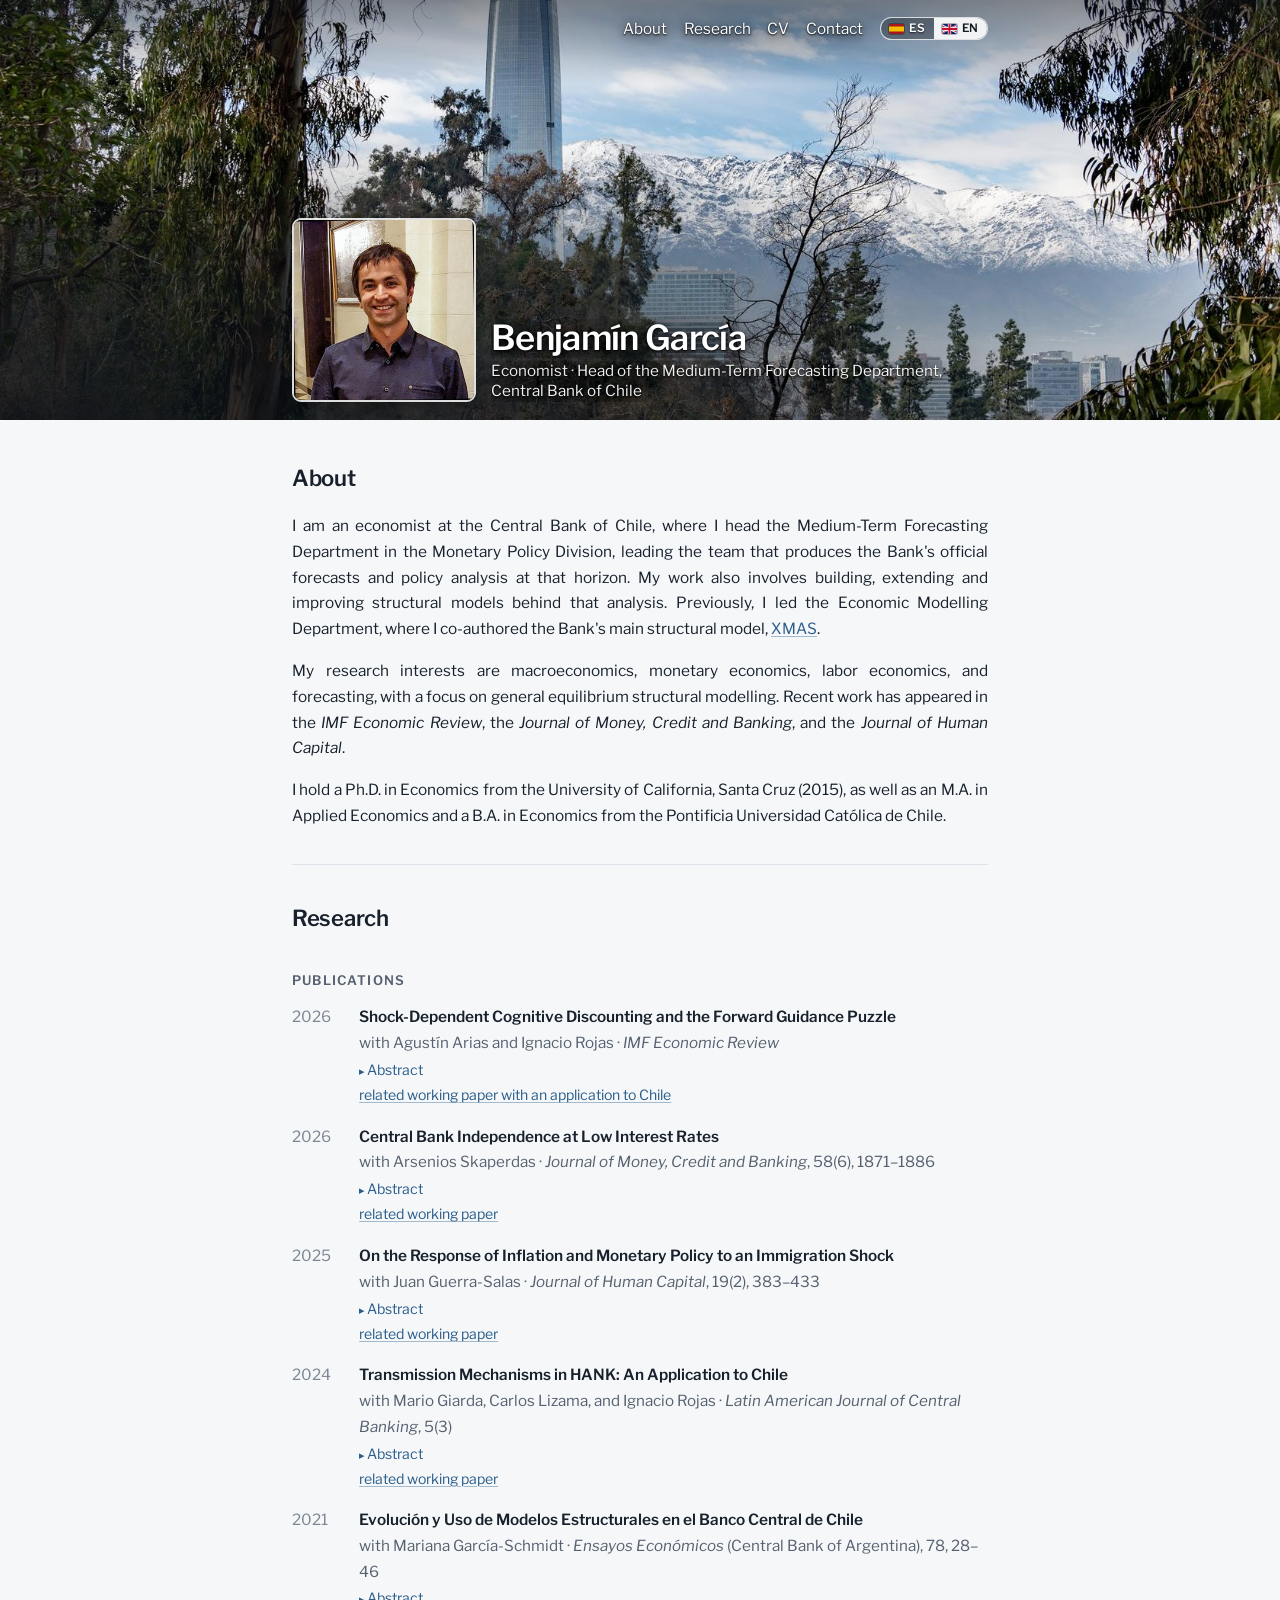
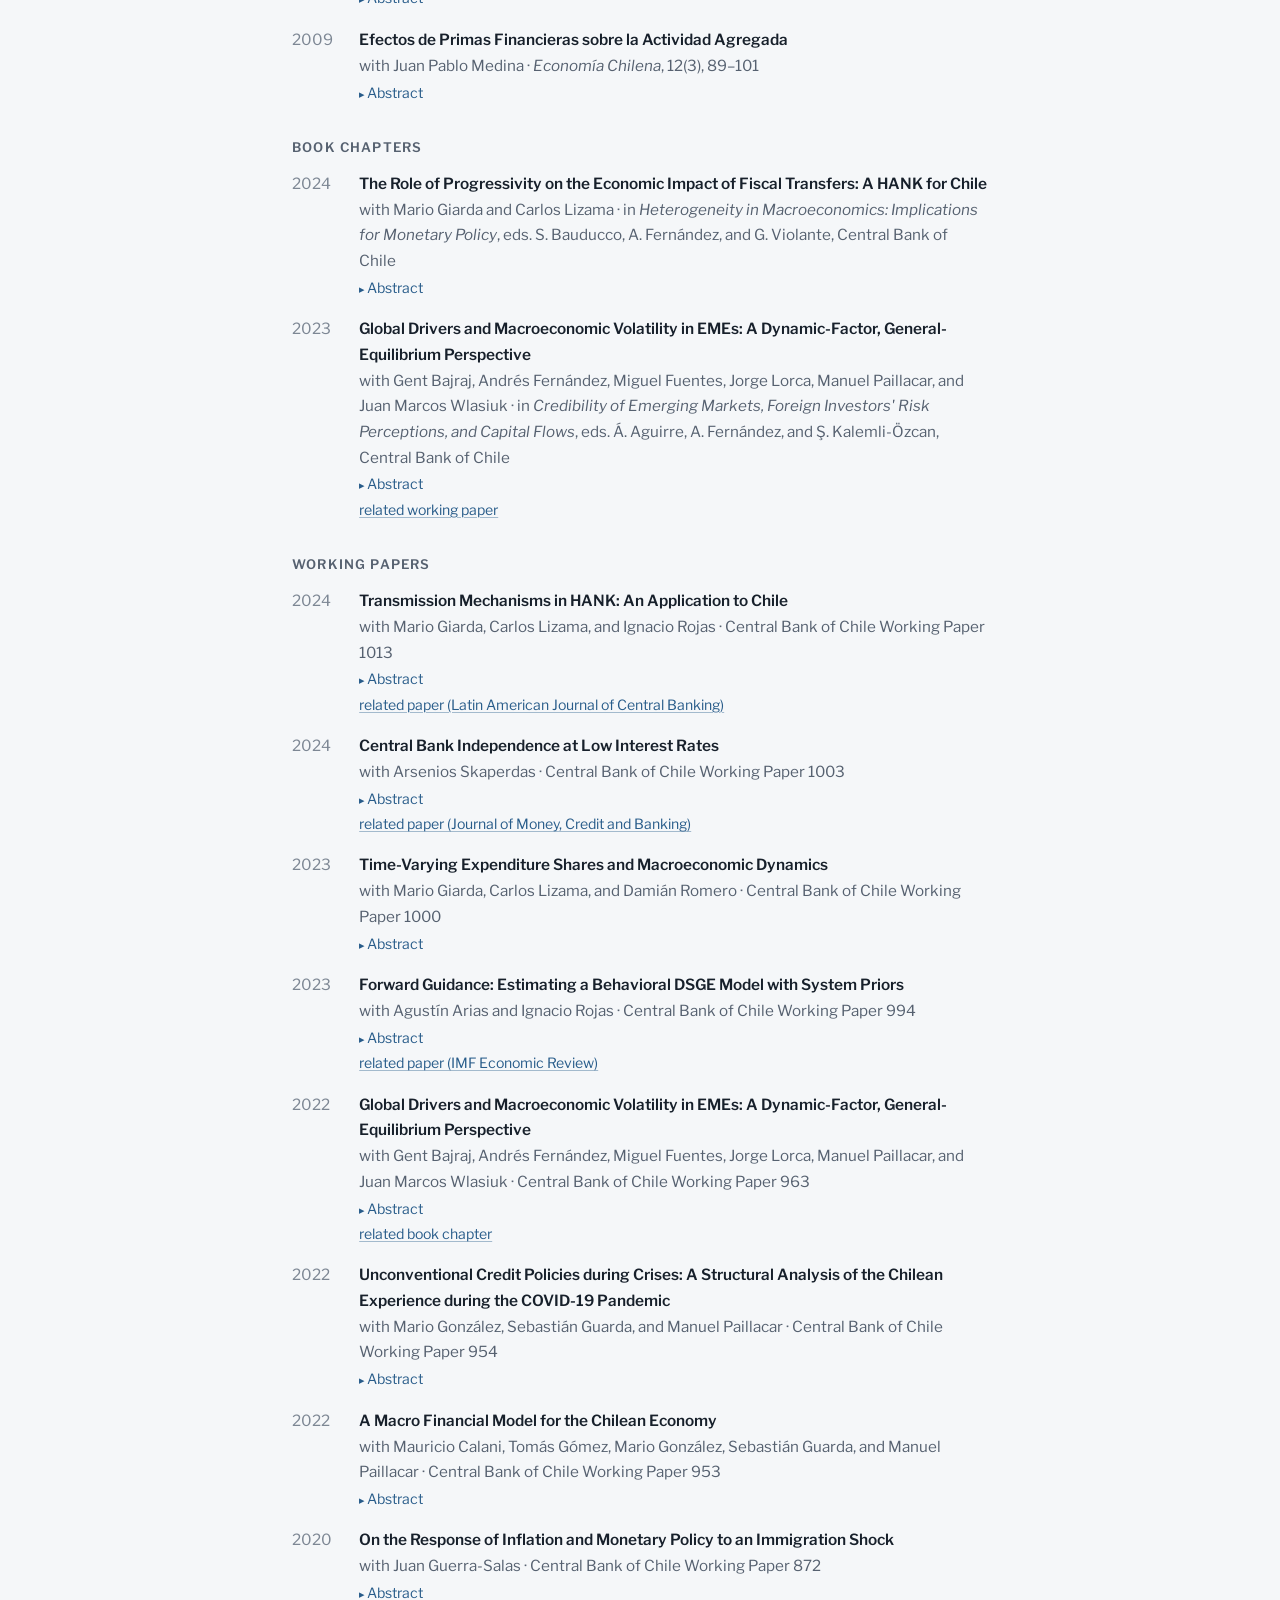
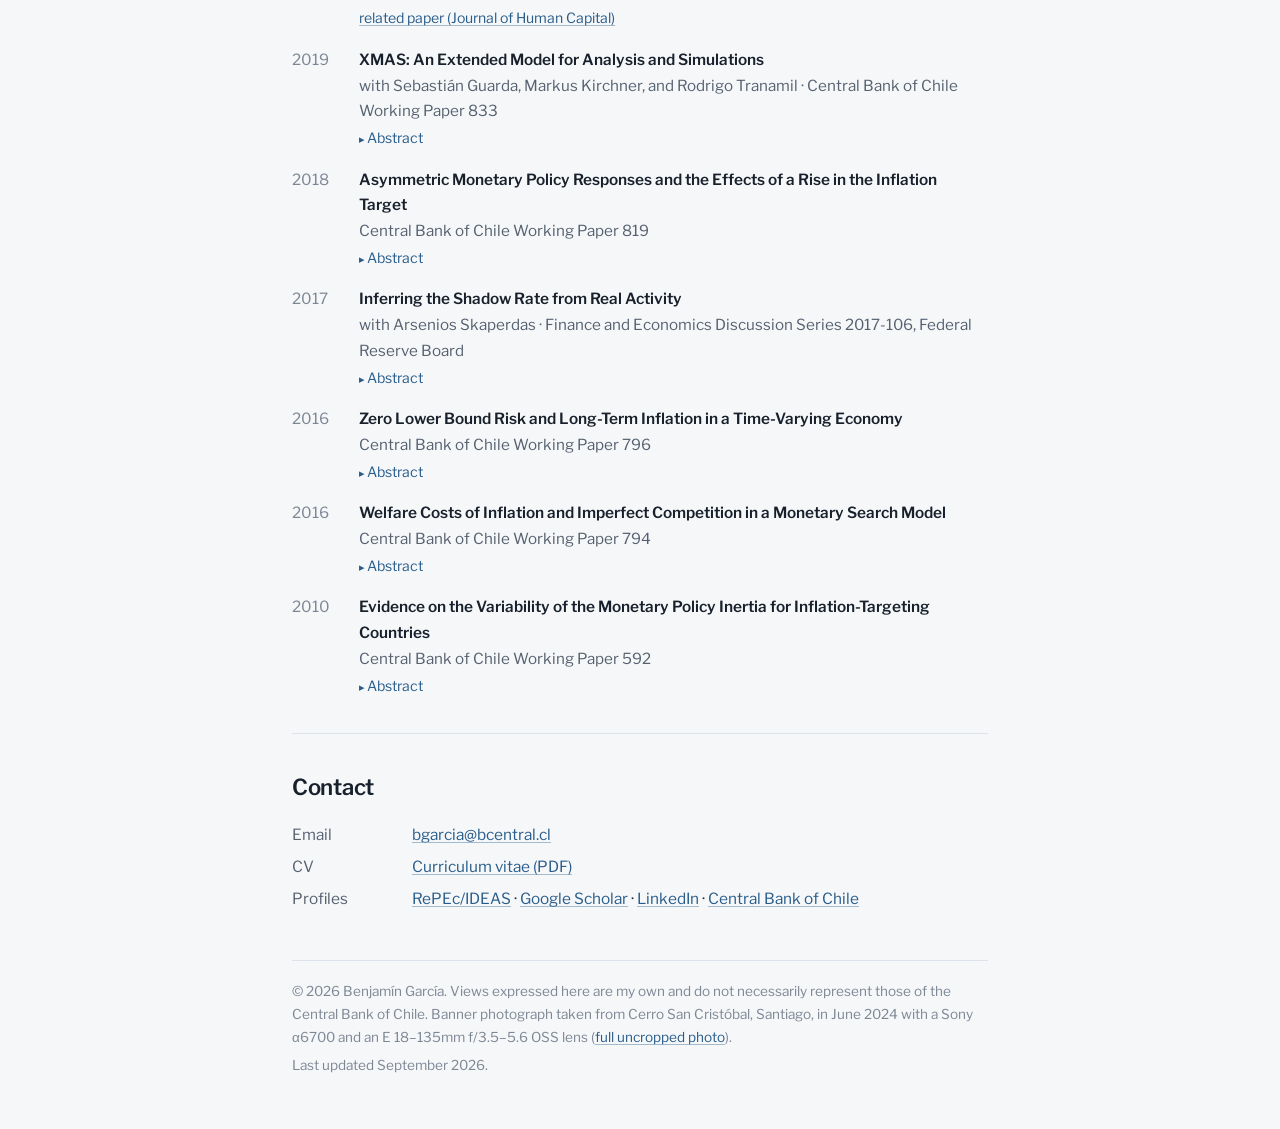
<file: index.html>
<!DOCTYPE html>
<html lang="en">
<head>
<meta charset="utf-8">
<meta name="viewport" content="width=device-width, initial-scale=1">
<title>Benjamín García | Economist, Central Bank of Chile</title>
<meta name="description" content="Benjamín García is an economist at the Central Bank of Chile, where he heads the Medium-Term Forecasting Department. Research in macroeconomics and monetary economics, with a focus on general equilibrium structural modelling.">
<meta name="author" content="Benjamín García">
<link rel="canonical" href="https://benjamingarcia.cl/">
<link rel="alternate" hreflang="en" href="https://benjamingarcia.cl/">
<link rel="alternate" hreflang="es" href="https://benjamingarcia.cl/es/">
<link rel="alternate" hreflang="x-default" href="https://benjamingarcia.cl/">
<link rel="icon" type="image/svg+xml" href="favicon.svg">
<meta property="og:type" content="profile">
<meta property="og:locale" content="en_US">
<meta property="og:locale:alternate" content="es_CL">
<meta property="og:title" content="Benjamín García">
<meta property="og:description" content="Economist at the Central Bank of Chile. Research in macroeconomics and monetary economics, with a focus on general equilibrium structural modelling.">
<meta property="og:url" content="https://benjamingarcia.cl/">
<meta property="og:image" content="https://benjamingarcia.cl/assets/banner-c.jpg">
<link rel="preconnect" href="https://fonts.googleapis.com">
<link rel="preconnect" href="https://fonts.gstatic.com" crossorigin>
<link href="https://fonts.googleapis.com/css2?family=Libre+Franklin:ital,wght@0,400;0,600;1,400&display=swap" rel="stylesheet">
<script type="application/ld+json">
{
  "@context": "https://schema.org",
  "@type": "Person",
  "name": "Benjamín García",
  "jobTitle": "Head of the Medium-Term Forecasting Department",
  "worksFor": { "@type": "Organization", "name": "Central Bank of Chile" },
  "url": "https://benjamingarcia.cl/",
  "email": "mailto:bgarcia@bcentral.cl",
  "alumniOf": [
    { "@type": "CollegeOrUniversity", "name": "University of California, Santa Cruz" },
    { "@type": "CollegeOrUniversity", "name": "Pontificia Universidad Católica de Chile" }
  ],
  "sameAs": [
    "https://ideas.repec.org/f/pga517.html",
    "https://scholar.google.com/citations?user=ooop-kIAAAAJ",
    "https://www.linkedin.com/in/benjamin-garcia-225a9174/",
    "https://www.bcentral.cl/investigadores/benjamin-garcia"
  ]
}
</script>
<style>
  :root {
    --bg: #f5f7f9;
    --ink: #17202b;
    --muted: #566170;
    --faint: #7d8794;
    --accent: #285c8a;
    --rule: #dde3ea;
    --sans: "Libre Franklin", -apple-system, BlinkMacSystemFont, "Segoe UI", Roboto, "Helvetica Neue", Arial, sans-serif;
    --header-tall: 420px;
    --header-short: 64px;
    color-scheme: light dark;
  }
  @media (max-width: 640px) {
    :root { --header-tall: 260px; --header-short: 56px; }
  }
  @media (prefers-color-scheme: dark) {
    :root {
      --bg: #0f141a;
      --ink: #e4e9ef;
      --muted: #9aa5b2;
      --faint: #6b7684;
      --accent: #8fb9df;
      --rule: #243041;
    }
  }
  * { box-sizing: border-box; }
  html { scroll-behavior: smooth; }
  body {
    margin: 0;
    padding-top: var(--header-tall);
    background: var(--bg);
    color: var(--ink);
    font-family: var(--sans);
    font-size: .96rem;
    line-height: 1.68;
    -webkit-font-smoothing: antialiased;
  }
  section[id] { scroll-margin-top: calc(var(--header-short) + 1.2rem); }
  .wrap {
    max-width: 46rem;
    margin: 0 auto;
    padding: 2.5rem 1.25rem 3rem;
  }
  a { color: var(--accent); text-decoration: underline; text-decoration-thickness: 1px; text-underline-offset: 2px; text-decoration-color: color-mix(in srgb, var(--accent) 40%, transparent); }
  a:hover { text-decoration-color: var(--accent); }

  /* Sticky banner header */
  .site-header {
    position: fixed;
    top: 0; left: 0; right: 0;
    height: var(--header-tall);
    z-index: 50;
    overflow: hidden;
    background: #10151b;
    transition: height .28s ease, box-shadow .28s ease;
  }
  .site-header.compact {
    height: var(--header-short);
    box-shadow: 0 2px 16px rgba(0, 0, 0, .22);
  }
  .banner-img {
    position: absolute; inset: 0;
    width: 100%; height: 100%;
    object-fit: cover;
    object-position: 50% 35%;
  }
  .banner-scrim {
    position: absolute; inset: 0;
    background:
      linear-gradient(to bottom, rgba(12, 17, 23, .46) 0%, rgba(12, 17, 23, 0) 20%),
      radial-gradient(120% 95% at 8% 100%,
        rgba(12, 17, 23, .84) 0%,
        rgba(12, 17, 23, .55) 34%,
        rgba(12, 17, 23, .12) 62%,
        rgba(12, 17, 23, 0) 78%);
    transition: background .28s ease;
  }
  .site-header.compact .banner-scrim { background: rgba(12, 17, 23, .70); }

  .header-inner {
    position: relative;
    height: 100%;
    max-width: 46rem;
    margin: 0 auto;
    padding: 0 1.25rem 1.15rem;
    display: flex;
    align-items: flex-end;
    gap: .95rem;
    transition: padding-bottom .28s ease;
  }
  .site-header.compact .header-inner { padding-bottom: .85rem; }

  .avatar {
    flex: 0 0 auto;
    width: 184px; height: 184px;
    border-radius: 9px;
    object-fit: cover;
    border: 2px solid rgba(255, 255, 255, .85);
    box-shadow: 0 2px 12px rgba(0, 0, 0, .35);
    transition: width .28s ease, height .28s ease, border-radius .28s ease, opacity .2s ease;
  }
  .site-header.compact .avatar { width: 34px; height: 34px; border-radius: 6px; border-width: 1.5px; }

  .id { flex: 1 1 auto; min-width: 0; transition: padding-bottom .28s ease; }
  .site-header.compact .id { padding-bottom: .525rem; }
  .site-header h1 {
    margin: 0;
    font-family: var(--sans);
    font-weight: 600;
    font-size: 2.15rem;
    line-height: 1.12;
    letter-spacing: -0.02em;
    color: #fff;
    text-shadow: 0 1px 2px rgba(0, 0, 0, .95), 0 2px 10px rgba(0, 0, 0, .85), 0 0 26px rgba(0, 0, 0, .6);
    white-space: nowrap; overflow: hidden; text-overflow: ellipsis;
    transition: font-size .28s ease;
  }
  .site-header.compact h1 { font-size: 1.04rem; letter-spacing: -0.01em; }
  .titleline {
    margin: .18rem 0 0;
    max-height: 4rem;
    opacity: 1;
    overflow: hidden;
    color: rgba(255, 255, 255, .95);
    font-size: .95rem;
    line-height: 1.35;
    text-shadow: 0 1px 2px rgba(0, 0, 0, .95), 0 2px 10px rgba(0, 0, 0, .85), 0 0 26px rgba(0, 0, 0, .6);
    transition: max-height .28s ease, opacity .18s ease, margin-top .28s ease;
  }
  .site-header.compact .titleline { max-height: 0; opacity: 0; margin-top: 0; }

  .topbar {
    position: absolute; top: 1rem; right: 1.25rem;
    display: flex; align-items: center; gap: 1.05rem;
    transition: top .28s ease;
  }
  .site-header.compact .topbar { top: 1.4rem; }
  .site-nav { display: flex; gap: 1.05rem; }
  .site-nav a {
    color: #fff;
    font-size: .95rem;
    text-decoration: none;
    text-shadow: 0 1px 2px rgba(0, 0, 0, .95), 0 2px 10px rgba(0, 0, 0, .85), 0 0 26px rgba(0, 0, 0, .6);
    transition: font-size .28s ease;
  }
  .site-nav a:hover { text-decoration: underline; }
  .site-header.compact .site-nav a { font-size: .86rem; }

  /* ES/EN language toggle */
  .lang-toggle {
    display: inline-flex;
    flex: 0 0 auto;
    border: 1px solid rgba(255, 255, 255, .78);
    border-radius: 999px;
    overflow: hidden;
    background: rgba(12, 17, 23, .32);
    font-size: .72rem;
    font-weight: 600;
    letter-spacing: .06em;
    line-height: 1;
  }
  .lang-toggle a, .lang-toggle span { display: block; padding: .3rem .5rem; }
  .lang-toggle a {
    color: #fff;
    text-decoration: none;
    text-shadow: 0 1px 2px rgba(0, 0, 0, .8);
    transition: background-color .15s ease;
  }
  .lang-toggle a:hover { background: rgba(255, 255, 255, .22); }
  .lang-toggle a:focus-visible { outline: 2px solid #fff; outline-offset: -3px; }
  .lang-toggle span { background: rgba(255, 255, 255, .92); color: #151a21; }
  /* Flags as a visual cue, leading the code in both segments */
  .lang-toggle a, .lang-toggle span { display: flex; align-items: center; gap: .32rem; }
  .lang-toggle .flag {
    display: block; flex: 0 0 auto;
    width: 15px; height: 10px;
    border-radius: 2px;
    box-shadow: 0 0 0 1px rgba(0, 0, 0, .28);
  }

  @media (max-width: 640px) {
    .header-inner { padding-bottom: 1rem; gap: .75rem; }
    .avatar { width: 112px; height: 112px; }
    .site-header h1 { font-size: clamp(1.15rem, 5.4vw, 1.5rem); }
    .titleline { font-size: .85rem; max-height: 6rem; }
    .banner-img { object-position: 50% 65%; }
    .banner-scrim {
      background:
        linear-gradient(to bottom, rgba(12, 17, 23, .46) 0%, rgba(12, 17, 23, 0) 22%),
        radial-gradient(155% 125% at 12% 100%,
          rgba(12, 17, 23, .88) 0%,
          rgba(12, 17, 23, .62) 38%,
          rgba(12, 17, 23, .20) 68%,
          rgba(12, 17, 23, 0) 86%);
    }
    .topbar { top: .7rem; flex-direction: column-reverse; align-items: flex-end; gap: 0; }
    .site-nav { gap: .85rem; }
    .lang-toggle {
      max-height: 2rem; margin-bottom: .5rem;
      transition: max-height .28s ease, margin-bottom .28s ease, opacity .18s ease;
    }
    .site-header.compact .lang-toggle {
      max-height: 0; margin-bottom: 0; opacity: 0; visibility: hidden; border-color: transparent;
      transition: max-height .28s ease, margin-bottom .28s ease, opacity .18s ease, visibility 0s linear .28s;
    }
    .site-nav a { font-size: .85rem; }
    .site-header.compact .topbar { top: 1.2rem; }
    .site-header.compact .avatar { width: 0; height: 0; border-width: 0; opacity: 0; }
    .site-header.compact .header-inner { gap: 0; }
    .site-header.compact .site-nav a { font-size: .79rem; }
    .site-header.compact h1 { font-size: 1rem; }
    .site-header.compact .site-nav { gap: .7rem; }
    .site-header.compact .id { padding-bottom: .15rem; }
    .site-header.compact .id { padding-right: 11.8rem; }
  }

  hr { border: 0; border-top: 1px solid var(--rule); margin: 2.2rem 0; }

  /* Sections */
  h2 {
    font-family: var(--sans);
    font-weight: 600;
    font-size: 1.38rem;
    letter-spacing: -0.012em;
    margin: 0 0 1rem;
  }
  h3 {
    font-size: .82rem;
    font-weight: 600;
    letter-spacing: .09em;
    text-transform: uppercase;
    color: var(--muted);
    margin: 2rem 0 .8rem;
  }
  section p { margin: 0 0 1rem; }
  #about p { text-align: justify; hyphens: auto; }
  @media (max-width: 480px) {
    #about p { text-align: left; }
  }

  /* Publication entries */
  .pub {
    display: grid;
    grid-template-columns: 3.4rem 1fr;
    gap: 0 .8rem;
    margin-bottom: 1.05rem;
  }
  .pub .year { color: var(--faint); font-variant-numeric: tabular-nums; }
  .pub .title { font-weight: 600; }
  .pub .title a { color: var(--ink); text-decoration: none; }
  .pub .title a:hover { color: var(--accent); text-decoration: underline; }
  .pub .meta { color: var(--muted); font-size: .95rem; }
  .pub .meta .venue { font-style: italic; }
  .pub .links { font-size: .88rem; margin-top: .1rem; }
  .pub .links a { margin-right: .8rem; }

  /* Expandable abstracts */
  details.abs { margin-top: .15rem; }
  details.abs summary {
    cursor: pointer;
    color: var(--accent);
    font-size: .88rem;
    width: fit-content;
    list-style: none;
    user-select: none;
  }
  details.abs summary::-webkit-details-marker { display: none; }
  details.abs summary::before { content: "\25B8\00A0"; font-size: .8em; }
  details.abs[open] summary::before { content: "\25BE\00A0"; }
  details.abs summary:hover { text-decoration: underline; }
  details.abs .abstract-text {
    color: var(--muted);
    font-size: .92rem;
    margin: .45rem 0 .2rem;
    padding-left: .9rem;
    border-left: 2px solid var(--rule);
  }
  details.abs .abstract-text p { margin: 0 0 .7rem; }
  details.abs .abstract-text p:last-child { margin-bottom: 0; }
  details.abs .abstract-text p.abs-lang {
    margin: 0 0 .2rem;
    font-size: .76rem;
    letter-spacing: .08em;
    text-transform: uppercase;
    color: var(--faint);
  }
  @media (max-width: 480px) {
    .pub { grid-template-columns: 1fr; }
    .pub .year { font-size: .85rem; }
  }

  /* Contact */
  .contact-list { margin: 0; }
  .contact-list dt { float: left; clear: left; width: 6.5rem; color: var(--muted); }
  .contact-list dd { margin: 0 0 .4rem 7.5rem; }
  @media (max-width: 480px) {
    .contact-list dt { float: none; width: auto; }
    .contact-list dd { margin-left: 0; margin-bottom: .7rem; }
  }

  footer {
    margin-top: 3rem;
    padding-top: 1.2rem;
    border-top: 1px solid var(--rule);
    color: var(--faint);
    font-size: .85rem;
  }
  footer p { margin: 0 0 .3rem; }

  @media (prefers-reduced-motion: reduce) {
    html { scroll-behavior: auto; }
    .site-header, .header-inner, .avatar, .id, .site-header h1,
    .titleline, .banner-scrim, .topbar, .site-nav a, .lang-toggle, .lang-toggle a { transition: none; }
  }

  @media print {
    body { padding-top: 0; }
    .site-header { position: static; height: auto; background: none; box-shadow: none; overflow: visible; }
    .banner-img, .banner-scrim, .topbar { display: none; }
    .header-inner { padding: 0 0 1rem; max-width: none; }
    .site-header h1, .titleline { color: #000; text-shadow: none; }
    details.abs { display: none; }
  }
</style>
</head>
<body>

<header class="site-header" id="siteHeader">
  <picture>
    <source media="(max-width: 640px)"
            srcset="assets/banner-b-800.jpg 800w, assets/banner-b.jpg 1800w" sizes="100vw">
    <img class="banner-img" src="assets/banner-c.jpg"
         srcset="assets/banner-c-1100.jpg 1100w, assets/banner-c.jpg 1800w"
         sizes="100vw" alt="" aria-hidden="true">
  </picture>
  <div class="banner-scrim" aria-hidden="true"></div>
  <div class="header-inner">
    <img class="avatar" src="assets/avatar.jpg" width="360" height="360" alt="Benjamín García">
    <div class="id">
      <h1>Benjamín García</h1>
      <p class="titleline"><span class="tl-full">Economist · Head of the Medium-Term Forecasting Department, Central Bank of Chile</span><span class="tl-short" hidden>Economist · Central Bank of Chile</span></p>
    </div>
    <div class="topbar">
      <nav class="site-nav">
        <a href="#about">About</a>
        <a href="#research">Research</a>
        <a href="cv.pdf">CV</a>
        <a href="#contact">Contact</a>
      </nav>
      <div class="lang-toggle" role="group" aria-label="Language">
        <a href="es/" hreflang="es" lang="es" title="Versión en español"><svg class="flag" viewBox="0 0 3 2" preserveAspectRatio="none" aria-hidden="true" focusable="false"><rect width="3" height="2" fill="#AA151B"/><rect y=".5" width="3" height="1" fill="#F1BF00"/></svg>ES</a>
        <span aria-current="true"><svg class="flag" viewBox="0 0 60 30" preserveAspectRatio="xMidYMid slice" aria-hidden="true" focusable="false"><clipPath id="uk-diag"><path d="M30,15h30v15zv15h-30zh-30v-15zv-15h30z"/></clipPath><path d="M0,0v30h60v-30z" fill="#012169"/><path d="M0,0L60,30M60,0L0,30" stroke="#fff" stroke-width="6"/><path d="M0,0L60,30M60,0L0,30" clip-path="url(#uk-diag)" stroke="#C8102E" stroke-width="4"/><path d="M30,0v30M0,15h60" stroke="#fff" stroke-width="10"/><path d="M30,0v30M0,15h60" stroke="#C8102E" stroke-width="6"/></svg>EN</span>
      </div>
    </div>
  </div>
</header>

<div class="wrap">

  <section id="about">
    <h2>About</h2>
    <p>
I am an economist at the Central Bank of Chile, where I head the Medium-Term Forecasting Department in the Monetary Policy Division, leading the team that produces the Bank's official forecasts and policy analysis at that horizon. My work also involves building, extending and improving structural models behind that analysis. Previously, I led the Economic Modelling Department, where I co-authored the Bank's main structural model, <a href="https://ideas.repec.org/p/chb/bcchwp/833.html">XMAS</a>.
    </p>
    <p>
      My research interests are macroeconomics, monetary economics, labor economics, and forecasting, with a focus on general equilibrium structural modelling. Recent work has appeared in the <em>IMF Economic Review</em>, the <em>Journal of Money, Credit and Banking</em>, and the <em>Journal of Human Capital</em>.
    </p>
    <p>
      I hold a Ph.D. in Economics from the University of California, Santa Cruz (2015), as well as an M.A. in Applied Economics and a B.A. in Economics from the Pontificia Universidad Católica de Chile.
    </p>
  </section>

  <hr>

  <section id="research">
    <h2>Research</h2>

    <h3>Publications</h3>

    <div class="pub">
      <div class="year">2026</div>
      <div>
        <div class="title"><a href="https://doi.org/10.1057/s41308-026-00313-5">Shock-Dependent Cognitive Discounting and the Forward Guidance Puzzle</a></div>
        <div class="meta">with Agustín Arias and Ignacio Rojas · <span class="venue">IMF Economic Review</span></div>
        <details class="abs"><summary>Abstract</summary>
          <div class="abstract-text">We introduce cognitive discounting into a standard dynamic stochastic general equilibrium (DSGE) model to address the forward guidance puzzle and propose an estimation strategy that employs system priors to ensure data-consistent responses to monetary policy. We show that implementing cognitive discounting as in Gabaix (2020) does not, by itself, resolve the forward guidance puzzle. In particular, attempting to replicate empirically estimated forward guidance effects substantially dampens the effectiveness of conventional monetary policy, contradicting empirical evidence. Our findings show that the coexistence of empirically plausible effects of both conventional monetary policy and forward guidance requires a degree of cognitive discounting that is specific to announcements of future policy shocks. This idiosyncratic discounting may stem from factors such as credibility constraints in forward guidance communication.</div>
        </details>
        <div class="links"><a href="https://ideas.repec.org/p/chb/bcchwp/994.html">related working paper with an application to Chile</a></div>
      </div>
    </div>

    <div class="pub">
      <div class="year">2026</div>
      <div>
        <div class="title"><a href="https://doi.org/10.1111/jmcb.13222">Central Bank Independence at Low Interest Rates</a></div>
        <div class="meta">with Arsenios Skaperdas · <span class="venue">Journal of Money, Credit and Banking</span>, 58(6), 1871&ndash;1886</div>
        <details class="abs"><summary>Abstract</summary>
          <div class="abstract-text">We create a new measure of the political pressure faced by the Federal Reserve based on the analysis of transcripts of the Chairs' testimonies to Congress. We find that the use of nontraditional policies at low interest rates led to increased political criticism and that criticism predicts legislative actions that threaten central bank independence. We develop a model where the probability of the monetary authority's future loss of independence is increasing in the use of nontraditional instruments, leading to attenuated monetary responses and higher inflation volatility. This attenuation can be mitigated under an institutional framework with clearly defined targets where the central bank is evaluated by how efficiently it achieves its goals.</div>
        </details>
        <div class="links"><a href="https://ideas.repec.org/p/chb/bcchwp/1003.html">related working paper</a></div>
      </div>
    </div>

    <div class="pub">
      <div class="year">2025</div>
      <div>
        <div class="title"><a href="https://doi.org/10.1086/734387">On the Response of Inflation and Monetary Policy to an Immigration Shock</a></div>
        <div class="meta">with Juan Guerra-Salas · <span class="venue">Journal of Human Capital</span>, 19(2), 383&ndash;433</div>
        <details class="abs"><summary>Abstract</summary>
          <div class="abstract-text">An immigration shock has an ambiguous effect on inflation, because there are multiple channels working in both directions. Cross-country empirical evidence on Venezuelan immigration in Latin America points to a net disinflationary effect. We study immigration and inflation in a general equilibrium model with search frictions in the labor market, which we calibrate to Chile, an emerging country that has experienced substantial immigration in recent years. A net disinflationary effect is consistent with a labor supply channel dominating an aggregate demand channel. We also find that the systematic response of monetary policy is quantitatively important for the propagation of the shock.</div>
        </details>
        <div class="links"><a href="https://ideas.repec.org/p/chb/bcchwp/872.html">related working paper</a></div>
      </div>
    </div>

    <div class="pub">
      <div class="year">2024</div>
      <div>
        <div class="title"><a href="https://doi.org/10.1016/j.latcb.2024.100125">Transmission Mechanisms in HANK: An Application to Chile</a></div>
        <div class="meta">with Mario Giarda, Carlos Lizama, and Ignacio Rojas · <span class="venue">Latin American Journal of Central Banking</span>, 5(3)</div>
        <details class="abs"><summary>Abstract</summary>
          <div class="abstract-text">Households in emerging economies are subject to significant income risk and have low access to financial markets. Leveraging multiple administrative microdata sources, this paper documents significant heterogeneity in asset holdings, income, and income cyclicality across the distribution of Chilean households, as well as considerable income risk. Considering this evidence, we compare the transmission mechanisms between Heterogeneous-Agent New-Keynesian models with search and matching (SAM) and sticky wage frictions (SW), and between one-liquid-asset (OA) and two-asset (TA) specifications. We propose a decomposition of consumption responses into direct, indirect, average, and cross-sectional effects. We show that the transmission mechanisms depend on the labor market setup: in SAM-OA the transmission operates through average and direct effects, while in SW-OA it is through cross-sectional effects. Assets also matter, the transmission in the SW-TA has stronger direct and average effects than SW-OA.</div>
        </details>
        <div class="links"><a href="https://ideas.repec.org/p/chb/bcchwp/1013.html">related working paper</a></div>
      </div>
    </div>

    <div class="pub">
      <div class="year">2021</div>
      <div>
        <div class="title"><a href="https://doi.org/10.64285/ensayosbcra78.y2021.105">Evolución y Uso de Modelos Estructurales en el Banco Central de Chile</a></div>
        <div class="meta">with Mariana García-Schmidt · <span class="venue">Ensayos Económicos</span> (Central Bank of Argentina), 78, 28&ndash;46</div>
        <details class="abs"><summary>Abstract</summary>
          <div class="abstract-text">The Central Bank of Chile (BCC) uses various models to analyze the Chilean economy and to assist board members in their decision-making. Its main structural model is called XMAS and it is a NeoKeynesian dynamic and stochastic general equilibrium model with a wide variety of sectors, rigidities, and shocks. This model is usually used as part of the monetary policy framework. As the economy is continually evolving, the need for new tools to answer new questions is evolving as well. Thus, to answer new questions, the BCC follows a strategy of incorporating into the XMAS only the necessary changes and creating new models, called satellites, for other issues. This document shows the main features of the XMAS and shows examples of changes made to this model in the past, as well as satellite models.</div>
        </details>
      </div>
    </div>

    <div class="pub">
      <div class="year">2009</div>
      <div>
        <div class="title"><a href="https://hdl.handle.net/20.500.12580/4814">Efectos de Primas Financieras sobre la Actividad Agregada</a></div>
        <div class="meta">with Juan Pablo Medina · <span class="venue">Economía Chilena</span>, 12(3), 89&ndash;101</div>
        <details class="abs"><summary>Abstract</summary>
          <div class="abstract-text">
            <p class="abs-lang">English translation</p>
            <p>Since the end of last year, financial markets have experienced volatility and stress, which have raised the premia between risky and safer assets. Relevant movements in the yield curve have also been observed. Analytically, several academic studies have shown that risk premia affect and propagate the effects of economic shocks on activity and aggregate demand. This note estimates the effects of financial premia on aggregate activity in the case of Chile, taking into account that the estimates may not reveal the structural effect of financial premia on activity, given the strong endogeneity between economic activity and financial instruments, which could persist even when using lags of the latter in the estimations.</p>
            <p class="abs-lang">Original abstract in Spanish</p>
            <p lang="es">Desde finales del año pasado, los mercados financieros han experimentado volatilidad y tensiones, las cuales han hecho aumentar los premios entre activos riesgosos y otros más seguros. Además, se han observado movimientos relevantes en la curva de retorno. Analíticamente, varios estudios académicos han mostrado que las primas por riesgo afectan y propagan los efectos de shocks económicos en la actividad y la demanda agregada. Esta nota tiene por objeto estimar los efectos de las primas financieras sobre la actividad agregada en el caso de Chile, teniendo en consideración que las estimaciones pueden no revelar el efecto estructural de las primas financieras en la actividad, debido a la fuerte endogeneidad presente entre la actividad económica y los instrumentos financieros, la que podría subsistir aun utilizando rezagos de estos últimos en las estimaciones.</p>
                     </div>
        </details>
      </div>
    </div>

    <h3>Book chapters</h3>

    <div class="pub">
      <div class="year">2024</div>
      <div>
        <div class="title"><a href="https://hdl.handle.net/20.500.12580/8026">The Role of Progressivity on the Economic Impact of Fiscal Transfers: A HANK for Chile</a></div>
        <div class="meta">with Mario Giarda and Carlos Lizama · in <span class="venue">Heterogeneity in Macroeconomics: Implications for Monetary Policy</span>, eds. S. Bauducco, A. Fernández, and G. Violante, Central Bank of Chile</div>
        <details class="abs"><summary>Abstract</summary>
          <div class="abstract-text">During the Covid-19 pandemic, the Chilean government provided unprecedented economic assistance to households. Direct fiscal transfers through stimulus checks amounted to nine percent of the country's GDP. Additionally, three times during the period, policymakers allowed for the possibility of withdrawing up to ten percent of the workers' individual pension accounts savings. This policy provided households with access to additional resources equivalent to 19 percent of GDP. Overall, the extra liquidity provided amounted to 28 percent of GDP, thus becoming Chile's most extensive support package in recent history.</div>
        </details>
      </div>
    </div>

    <div class="pub">
      <div class="year">2023</div>
      <div>
        <div class="title"><a href="https://hdl.handle.net/20.500.12580/7506">Global Drivers and Macroeconomic Volatility in EMEs: A Dynamic-Factor, General-Equilibrium Perspective</a></div>
        <div class="meta">with Gent Bajraj, Andrés Fernández, Miguel Fuentes, Jorge Lorca, Manuel Paillacar, and Juan Marcos Wlasiuk · in <span class="venue">Credibility of Emerging Markets, Foreign Investors' Risk Perceptions, and Capital Flows</span>, eds. Á. Aguirre, A. Fernández, and Ş. Kalemli-Özcan, Central Bank of Chile</div>
        <details class="abs"><summary>Abstract</summary>
          <div class="abstract-text">A common view held by academics as well as policymakers assigns an important role to global factors as drivers of fluctuations in economic activity in emerging market economies (EMEs). This follows naturally from the fact that these economies are often small and open to trade in global goods and capital markets, which makes them vulnerable to shocks in these markets. However, the nature of these global forces as well as their transmission mechanism into EMEs continues to be debated and is the subject of an active research area in international macroeconomics. While an influential view postulates a financial origin in the form of a global financial cycle (Miranda-Agrippino and Rey, 2020), others have argued in favor of alternative global forces in the form of fluctuations in commodity prices (Fernández and others, 2017, 2018, 2020), changes in sovereign risks (Longstaff and others, 2011; Aguiar and others, 2016), and a common growth factor among EMEs (Claessens and others, 2012).</div>
        </details>
        <div class="links"><a href="https://ideas.repec.org/p/chb/bcchwp/963.html">related working paper</a></div>
      </div>
    </div>

    <h3>Working papers</h3>

    <div class="pub">
      <div class="year">2024</div>
      <div>
        <div class="title"><a href="https://ideas.repec.org/p/chb/bcchwp/1013.html">Transmission Mechanisms in HANK: An Application to Chile</a></div>
        <div class="meta">with Mario Giarda, Carlos Lizama, and Ignacio Rojas · Central Bank of Chile Working Paper 1013</div>
        <details class="abs"><summary>Abstract</summary>
          <div class="abstract-text">Households in emerging economies are subject to significant income risk and have low access to financial markets. Leveraging multiple administrative microdata sources, this paper documents significant heterogeneity in asset holdings, income, and income cyclicality across the distribution of Chilean households, as well as considerable income risk. Considering this evidence, we compare the transmission mechanisms between Heterogeneous-Agent New-Keynesian models with search and matching (SAM) and sticky wage frictions (SW), and between one-liquid-asset (OA) and two-asset (TA) specifications. We propose a decomposition of consumption responses into direct, indirect, average, and cross-sectional effects. We show that the transmission mechanisms depend on the labor market setup: in SAM-OA the transmission operates through average and direct effects, while in SW-OA it is through cross-sectional effects. Assets also matter, the transmission in the SW-TA has stronger direct and average effects than SW-OA.</div>
        </details>
        <div class="links"><a href="https://doi.org/10.1016/j.latcb.2024.100125">related paper (Latin American Journal of Central Banking)</a></div>
      </div>
    </div>

    <div class="pub">
      <div class="year">2024</div>
      <div>
        <div class="title"><a href="https://ideas.repec.org/p/chb/bcchwp/1003.html">Central Bank Independence at Low Interest Rates</a></div>
        <div class="meta">with Arsenios Skaperdas · Central Bank of Chile Working Paper 1003</div>
        <details class="abs"><summary>Abstract</summary>
          <div class="abstract-text">We create a new measure of the political pressure faced by the Federal Reserve based on the analysis of transcripts of the Chairs' testimonies to Congress. We find that the use of non-traditional policies at low interest rates led to increased political criticism and that criticism predicts legislative actions that threaten central bank independence. We develop a model where the probability of the monetary authority's future loss of independence is increasing in the use of non-traditional instruments, leading to attenuated monetary responses and higher inflation volatility. We show that this attenuation can be mitigated under an institutional framework with clearly defined targets where the central bank is evaluated by how efficiently it achieves its goals.</div>
        </details>
        <div class="links"><a href="https://doi.org/10.1111/jmcb.13222">related paper (Journal of Money, Credit and Banking)</a></div>
      </div>
    </div>

    <div class="pub">
      <div class="year">2023</div>
      <div>
        <div class="title"><a href="https://ideas.repec.org/p/chb/bcchwp/1000.html">Time-Varying Expenditure Shares and Macroeconomic Dynamics</a></div>
        <div class="meta">with Mario Giarda, Carlos Lizama, and Damián Romero · Central Bank of Chile Working Paper 1000</div>
        <details class="abs"><summary>Abstract</summary>
          <div class="abstract-text">We examine the impact of income heterogeneity on macroeconomic dynamics by analyzing households' expenditure decisions across different goods over the business cycle. Using Chilean transaction-level expenditure data, we observe income-dependent systematic variations in expenditure shares over the business cycle, suggesting a relevant role for non-homothetic preferences. We embed these preferences into a Heterogeneous Agent New Keynesian model and analyze their influence on the transmission of fiscal transfers. We find two novel channels associated with non-homotheticities: aggregate consumption sensitivity to income and insurance through expenditure switching. In a calibration for Chile, we find that non-homotheticities lead to substantial amplification of the effects of fiscal transfers of up to fifty percent.</div>
        </details>
      </div>
    </div>

    <div class="pub">
      <div class="year">2023</div>
      <div>
        <div class="title"><a href="https://ideas.repec.org/p/chb/bcchwp/994.html">Forward Guidance: Estimating a Behavioral DSGE Model with System Priors</a></div>
        <div class="meta">with Agustín Arias and Ignacio Rojas · Central Bank of Chile Working Paper 994</div>
        <details class="abs"><summary>Abstract</summary>
          <div class="abstract-text">We introduce cognitive discounting into a full fledged monetary DSGE model to cope with the forward guidance puzzle and propose an estimation strategy that relies on system priors to guide the model into delivering data-consistent IRFs for monetary policy and forward guidance shocks. We find that the successful implementation of this behavioral hypothesis crucially hinges on allowing agents to entertain a cognitive discount factor specific for future monetary policy announcements. The estimated model attains a significantly better fit to the data than its rational expectations counterpart, while relying on only slightly modified estimates of structural parameters and substantial degrees of forward guidance discounting. Cognitive discounting of future events triggered by non-forward guidance shocks in our model is limited, and so is its contribution to the improvement of the marginal data density. We further find that professional forecasts are consistent with rational expectations and, thus, not appropriate for the estimation of forward guidance cognitive discounting.</div>
        </details>
        <div class="links"><a href="https://doi.org/10.1057/s41308-026-00313-5">related paper (IMF Economic Review)</a></div>
      </div>
    </div>

    <div class="pub">
      <div class="year">2022</div>
      <div>
        <div class="title"><a href="https://ideas.repec.org/p/chb/bcchwp/963.html">Global Drivers and Macroeconomic Volatility in EMEs: A Dynamic-Factor, General-Equilibrium Perspective</a></div>
        <div class="meta">with Gent Bajraj, Andrés Fernández, Miguel Fuentes, Jorge Lorca, Manuel Paillacar, and Juan Marcos Wlasiuk · Central Bank of Chile Working Paper 963</div>
        <details class="abs"><summary>Abstract</summary>
          <div class="abstract-text">We study the role of global drivers in emerging market economies (EMEs)' business cycles. Using a dynamic factor model, we first pin down the global drivers that are relevant to a sample of twelve EMEs. Our identification assumption allows for the well-known global financial cycle to coexist with additional global factors of different nature, i.e. commodities, growth/productivity. Next, to better understand how these global forces are transmitted into EMEs we zoom in on Chile, one of the EMEs in the sample, and augment a large-scale DSGE regularly used for policy analysis with the estimated global dynamic factor structure. This allows us to document the general equilibrium channels through which shocks in these global factors are transmitted into the business cycle of Chile and, in turn, the policy challenges that they entail. Our findings indicate a preponderant role of global drivers for EMEs' business cycles, with a third of their macro variability being traced back to shocks in global dynamic factors. While the global financial cycle is a relevant force, a factor associated to global prices and commodities appears equally important, with a relatively modest role played by pure growth/productivity forces. The general equilibrium analysis for Chile reveals that while some of the ensuing effects of shocks to the financial cycle offset each other, the opposite occurs when a shock to global prices materializes, calling for a more active monetary policy response.</div>
        </details>
        <div class="links"><a href="https://hdl.handle.net/20.500.12580/7506">related book chapter</a></div>
      </div>
    </div>

    <div class="pub">
      <div class="year">2022</div>
      <div>
        <div class="title"><a href="https://ideas.repec.org/p/chb/bcchwp/954.html">Unconventional Credit Policies during Crises: A Structural Analysis of the Chilean Experience during the COVID-19 Pandemic</a></div>
        <div class="meta">with Mario González, Sebastián Guarda, and Manuel Paillacar · Central Bank of Chile Working Paper 954</div>
        <details class="abs"><summary>Abstract</summary>
          <div class="abstract-text">With the economy facing an unprecedented hit due to the COVID-19 pandemic, the Central Bank of Chile and the Chilean government jointly implemented several programs aimed at increasing liquidity and maintaining the flow of funds in the economy. In this paper, we extend the model described in Calani et al. (2022), a structural large-scale DSGE model with a financial system and financial frictions, to assess the impact of the different credit programs implemented during the COVID-19 crisis. We find that the policies' most significant impact was due to the FOGAPE program and from their joint ability to reduce credit risk. The quantitative analysis carried on in this paper shows that the contraction of GDP in 2020 was between 2.7 and 5.4 percentage points milder thanks to the implemented liquidity and credit policies.</div>
        </details>
      </div>
    </div>

    <div class="pub">
      <div class="year">2022</div>
      <div>
        <div class="title"><a href="https://ideas.repec.org/p/chb/bcchwp/953.html">A Macro Financial Model for the Chilean Economy</a></div>
        <div class="meta">with Mauricio Calani, Tomás Gómez, Mario González, Sebastián Guarda, and Manuel Paillacar · Central Bank of Chile Working Paper 953</div>
        <details class="abs"><summary>Abstract</summary>
          <div class="abstract-text">This paper presents a dynamic stochastic general equilibrium (DSGE) model built with a focus on frictional financial intermediation. The model, estimated for the Chilean economy, expands the quantitative analysis toolkit of the Central Bank of Chile, allowing for the study of how financial frictions shape the transmission mechanisms of several macroeconomic and financial shocks. The model builds on a simplified version of the Central Bank of Chile's main DSGE model, described in Garcia et al. (2019), augmented to include a rich financial sector and financial frictions. The extensions include optimizing financial intermediaries, corporate and mortgage lending, long-term government bonds within a segmented bonds market, and the possibility for households, firms, and banks to default. The result is the Central Bank of Chile's Macro Financial Model. The model captures many features of the Chilean economy and allows for a quantitative analysis of the financial system's role in explaining the business cycle and of the interaction between the real and financial sides of the economy.</div>
        </details>
      </div>
    </div>

    <div class="pub">
      <div class="year">2020</div>
      <div>
        <div class="title"><a href="https://ideas.repec.org/p/chb/bcchwp/872.html">On the Response of Inflation and Monetary Policy to an Immigration Shock</a></div>
        <div class="meta">with Juan Guerra-Salas · Central Bank of Chile Working Paper 872</div>
        <details class="abs"><summary>Abstract</summary>
          <div class="abstract-text">An immigration shock has an ambiguous effect on inflation. On one hand, aggregate consumption increases with a suddenly larger population; this "demand channel" creates inflationary pressures. On the other hand, the labor market becomes more slack as immigrants search for jobs, containing wage growth; this "labor supply channel" creates disinflationary pressures. The response of an inflation-targeting central bank to an immigration shock is, therefore, not obvious. We study these competing channels in a New Keynesian model of a small open economy with search frictions in the labor market. Our simulations are designed to characterize the possible response of inflation and monetary policy in Chile, a small open emerging country that has experienced a substantial immigration flow in recent years.</div>
        </details>
        <div class="links"><a href="https://doi.org/10.1086/734387">related paper (Journal of Human Capital)</a></div>
      </div>
    </div>

    <div class="pub">
      <div class="year">2019</div>
      <div>
        <div class="title"><a href="https://ideas.repec.org/p/chb/bcchwp/833.html">XMAS: An Extended Model for Analysis and Simulations</a></div>
        <div class="meta">with Sebastián Guarda, Markus Kirchner, and Rodrigo Tranamil · Central Bank of Chile Working Paper 833</div>
        <details class="abs"><summary>Abstract</summary>
          <div class="abstract-text">The Extended Model for Analysis and Simulations (XMAS) is the Central Bank of Chile's newest dynamic stochastic general equilibrium (DSGE) model for macroeconomic projections and monetary policy analysis. Building on Medina and Soto (2007), the model includes several new features, in line with recent developments in the modeling of small open economies, particularly commodity-exporting emerging economies such as Chile. The extensions over the base model include the modeling of non-core inflation dynamics, a commodity sector with endogenous production and investment, a labor market with search and matching frictions that allows for labor variation on both the intensive and extensive margins, an augmented fiscal block, as well as additional shocks and other real and nominal frictions. These features allow for a more granular analysis and more comprehensive forecasts of the Chilean economy, improving the fit of the model to macroeconomic data in several dimensions.</div>
        </details>
      </div>
    </div>

    <div class="pub">
      <div class="year">2018</div>
      <div>
        <div class="title"><a href="https://ideas.repec.org/p/chb/bcchwp/819.html">Asymmetric Monetary Policy Responses and the Effects of a Rise in the Inflation Target</a></div>
        <div class="meta">Central Bank of Chile Working Paper 819</div>
        <details class="abs"><summary>Abstract</summary>
          <div class="abstract-text">The effective lower bound (ELB) on interest rates introduces an explicit non-linearity for feasible monetary policy paths: interest rates cannot go below a certain rate. In a forward looking environment, the ELB can affect the monetary policy decisions not only when the bound is reached, but also when there is a possibility that the bound may be reached in the future. In this context, as a recommendation for monetary policy in a low-inflation environment, Reifschneider and Williams (2002) propose an asymmetric Taylor Rule with a threshold level that automatically drives the interest rate to zero whenever they fall below one percent. I test the hypothesis that the Federal Reserve has behaved in a manner consistent with Reifschneider and Williams' advice, finding evidence of a negative correlation between the level of the interest rate and the strength of the monetary policy response. Using an estimated nonlinear DSGE model, I show that a monetary policy which act symmetrically and asymmetrically can have significantly different consequences. In particular, I study the relevance of this behavior for the analysis of a permanent rise of the inflation target.</div>
        </details>
      </div>
    </div>

    <div class="pub">
      <div class="year">2017</div>
      <div>
        <div class="title"><a href="https://ideas.repec.org/p/fip/fedgfe/2017-106.html">Inferring the Shadow Rate from Real Activity</a></div>
        <div class="meta">with Arsenios Skaperdas · Finance and Economics Discussion Series 2017-106, Federal Reserve Board</div>
        <details class="abs"><summary>Abstract</summary>
          <div class="abstract-text">We estimate a shadow rate consistent with the paths of time series capturing real activity. This allows us to quantify the real effects of unconventional monetary policy in terms of equivalent short-term interest rate movements. We find that large-scale asset purchases and forward guidance had significant real effects equivalent of up to a four percent reduction in the federal funds rate.</div>
        </details>
      </div>
    </div>

    <div class="pub">
      <div class="year">2016</div>
      <div>
        <div class="title"><a href="https://ideas.repec.org/p/chb/bcchwp/796.html">Zero Lower Bound Risk and Long-Term Inflation in a Time-Varying Economy</a></div>
        <div class="meta">Central Bank of Chile Working Paper 796</div>
        <details class="abs"><summary>Abstract</summary>
          <div class="abstract-text">Using a Time Varying Parameters Vector Auto Regression framework, I construct an index, the Zero Probability Index (ZPI), based on the probability of the nominal interest rate hitting the zero lower bound (ZLB) within 10 quarters. I show how the probability of reaching the ZLB evolves over time and measure how a rise in the inflation target can reduce this probability. High ZPI episodes tend to occur during recessions and are characterized by a combination of the initial state of the variables and the estimated volatility of the shocks. However, not all episodes of a high ZPI share the same causes. In the US recessions of the 1980s, the probability was influenced significantly by an exceptionally volatile environment that overcame the dampening influence of the period's high nominal interest rates. On the other hand, the high ZPI for the 2001 and 2007 recessions were mainly defined by an initial state of low interest rates. Because of this difference, an increase in the inflation target was much more effective in reducing the estimated probability of the interest rate reaching the ZLB in the latter episodes.</div>
        </details>
      </div>
    </div>

    <div class="pub">
      <div class="year">2016</div>
      <div>
        <div class="title"><a href="https://ideas.repec.org/p/chb/bcchwp/794.html">Welfare Costs of Inflation and Imperfect Competition in a Monetary Search Model</a></div>
        <div class="meta">Central Bank of Chile Working Paper 794</div>
        <details class="abs"><summary>Abstract</summary>
          <div class="abstract-text">In this paper, I quantitatively measure the welfare costs of inflation. I build into standard money-search models, such as Rocheteau and Wright (2005) and Lagos and Wright (2005), by introducing endogenous imperfect competition based on free entry decisions that allow for the share of the transaction surplus going to firms to be determined endogenously. Under this framework, the welfare cost of inflation is amplified through a feedback loop, in which restricted money demand reduces the number of firms that the market can support. In turn, this reduction increases market concentration, reduces the consumer surplus, and further decreases the incentives to hold money. I find that, depending on the calibration, between 63 to 90 percent of the estimated welfare costs of inflation can be attributed to the interaction between money holdings and market concentration.</div>
        </details>
      </div>
    </div>

    <div class="pub">
      <div class="year">2010</div>
      <div>
        <div class="title"><a href="https://ideas.repec.org/p/chb/bcchwp/592.html">Evidence on the Variability of the Monetary Policy Inertia for Inflation-Targeting Countries</a></div>
        <div class="meta">Central Bank of Chile Working Paper 592</div>
        <details class="abs"><summary>Abstract</summary>
          <div class="abstract-text">In this paper we develop an alternative Taylor rule where the level of inertia depends on the gap between the actual and desired interest rates. This rule is estimated for six inflation-targeting countries, namely Chile, Colombia, Mexico, New Zealand, Peru, and South Korea. Evidence of a varying inertia is found for all the tested countries. While for the sample with stable interest rate movements this rule exhibits a fit similar to a classic Taylor rule, it provides a better fit for the post financial crisis sub-sample.</div>
        </details>
      </div>
    </div>

  </section>

  <hr>

  <section id="contact">
    <h2>Contact</h2>
    <dl class="contact-list">
      <dt>Email</dt>
      <dd><a href="mailto:bgarcia@bcentral.cl">bgarcia@bcentral.cl</a></dd>
      <dt>CV</dt>
      <dd><a href="cv.pdf">Curriculum vitae (PDF)</a></dd>
      <dt>Profiles</dt>
      <dd>
        <a href="https://ideas.repec.org/f/pga517.html">RePEc/IDEAS</a> ·
        <a href="https://scholar.google.com/citations?user=ooop-kIAAAAJ">Google Scholar</a> ·
        <a href="https://www.linkedin.com/in/benjamin-garcia-225a9174/">LinkedIn</a> ·
        <a href="https://www.bcentral.cl/investigadores/benjamin-garcia">Central Bank of Chile</a>
      </dd>
    </dl>
  </section>

  <footer>
    <p>&copy; 2026 Benjamín García. Views expressed here are my own and do not necessarily represent those of the Central Bank of Chile. Banner photograph taken from Cerro San Cristóbal, Santiago, in June 2024 with a Sony α6700 and an E 18&ndash;135mm f/3.5&ndash;5.6 OSS lens (<a href="photos/#DSC02566">full uncropped photo</a>).</p>
    <p>Last updated September 2026.</p>
  </footer>

</div>

<script>
  (function () {
    var header = document.getElementById('siteHeader');
    if (!header) return;
    var compact = false, ticking = false;
    function update() {
      var y = window.pageYOffset || document.documentElement.scrollTop || 0;
      if (!compact && y > 90) { compact = true; header.classList.add('compact'); }
      else if (compact && y < 40) { compact = false; header.classList.remove('compact'); }
      ticking = false;
    }
    function onScroll() {
      if (!ticking) { ticking = true; window.requestAnimationFrame(update); }
    }
    window.addEventListener('scroll', onScroll, { passive: true });
    window.addEventListener('resize', onScroll, { passive: true });
    update();
  })();

  // Language toggle: keep the current section when switching, and point at
  // index.html when the page is opened as a local file.
  (function () {
    var link = document.querySelector('.lang-toggle a[hreflang]');
    if (!link) return;
    var ids = { about: 'sobre-mi', research: 'investigacion', contact: 'contacto' };
    if (location.protocol === 'file:') link.href = link.href.replace(/\/$/, '/index.html');
    link.addEventListener('click', function () {
      var h = location.hash.slice(1);
      link.hash = ids[h] || '';
    });
  })();

  // Photos link: open photos/index.html when the page is opened as a local file.
  (function () {
    var link = document.querySelector('footer a[href^="photos/"]');
    if (link && location.protocol === 'file:') link.href = link.href.replace('/#', '/index.html#');
  })();

  // Shorten the subtitle when the full version would need four or more lines.
  (function () {
    var line = document.querySelector('.titleline');
    var full = document.querySelector('.tl-full');
    var short = document.querySelector('.tl-short');
    if (!line || !full || !short) return;
    function fit() {
      full.hidden = false; short.hidden = true;
      var lh = parseFloat(getComputedStyle(line).lineHeight) || 18;
      if (line.scrollHeight / lh > 3.4) { full.hidden = true; short.hidden = false; }
    }
    fit();
    var pending = false;
    window.addEventListener('resize', function () {
      if (pending) return;
      pending = true;
      window.requestAnimationFrame(function () { pending = false; fit(); });
    }, { passive: true });
  })();
</script>

<!-- Cloudflare Web Analytics --><script type="module" src="https://static.cloudflareinsights.com/beacon.min.js" data-cf-beacon='{"token": "21345c992f474a888e623f001f0b4cf0"}'></script><!-- End Cloudflare Web Analytics -->
</body>
</html>
</file>
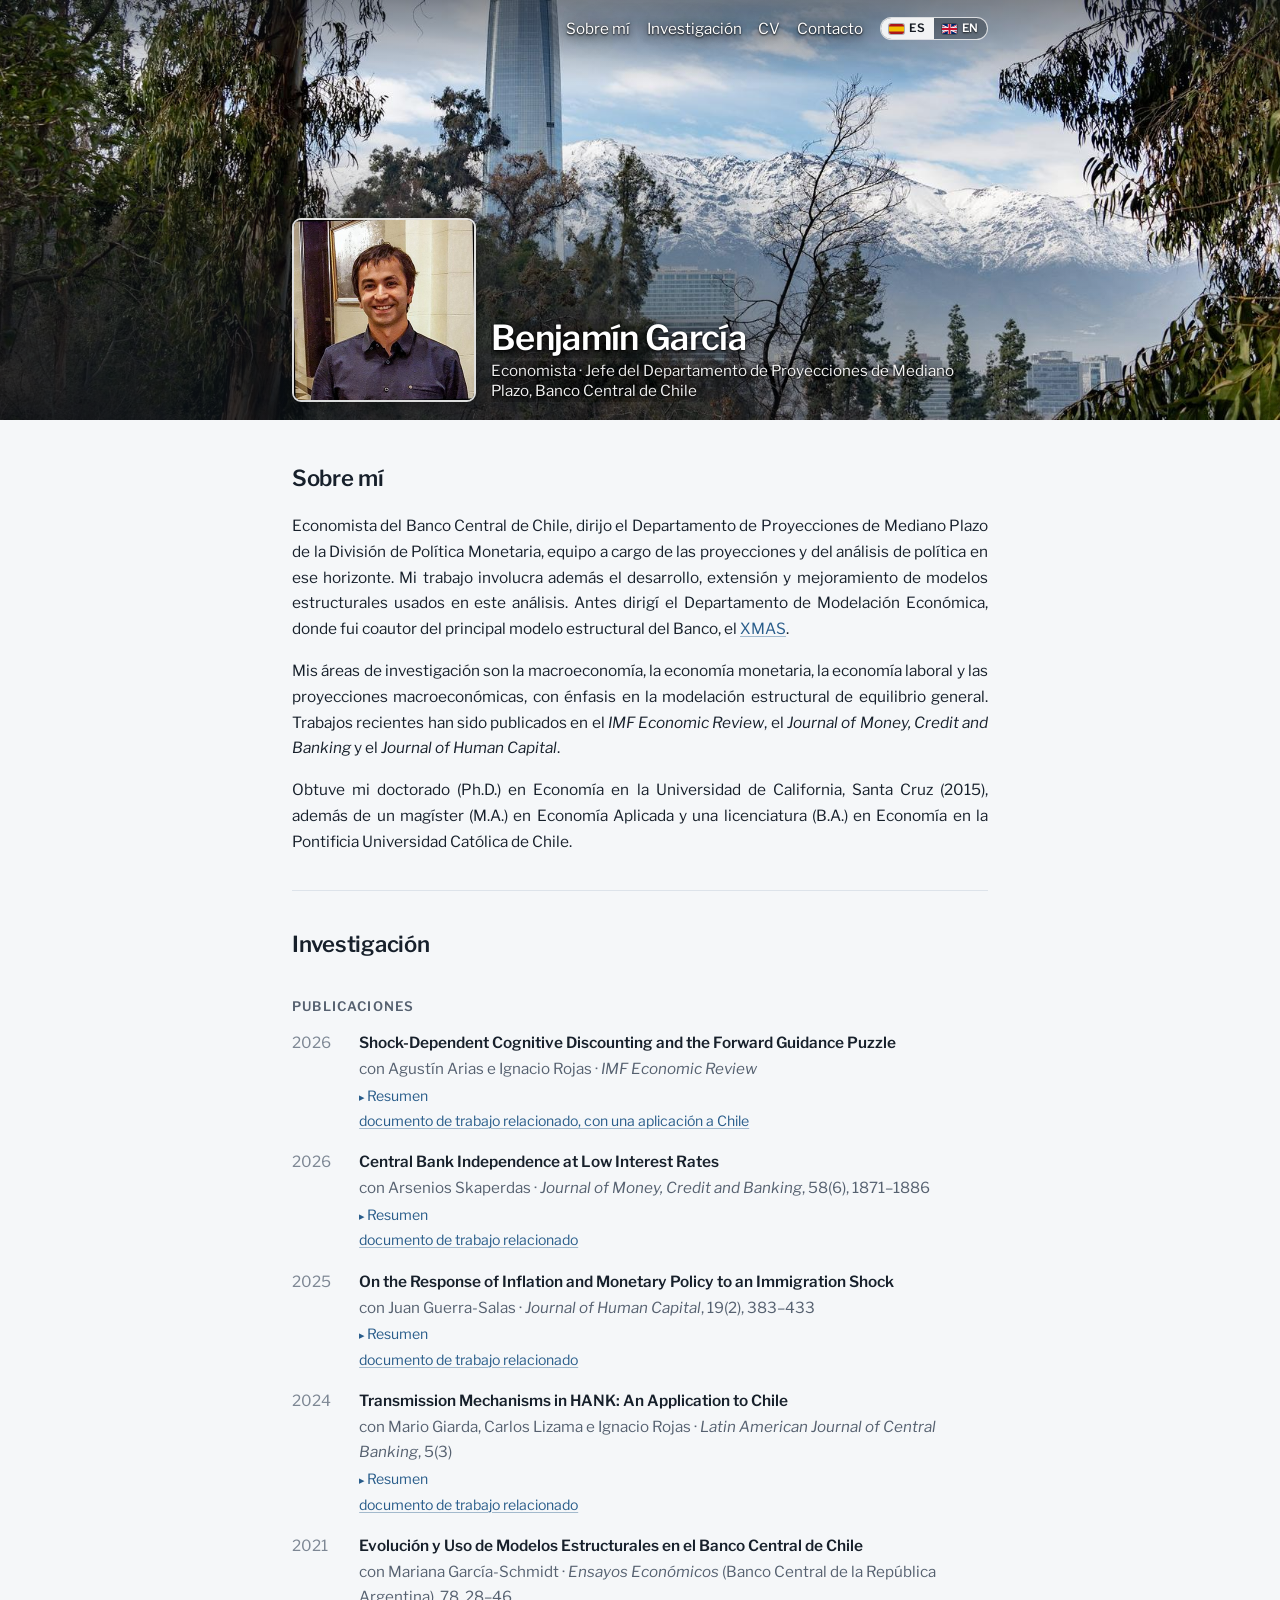
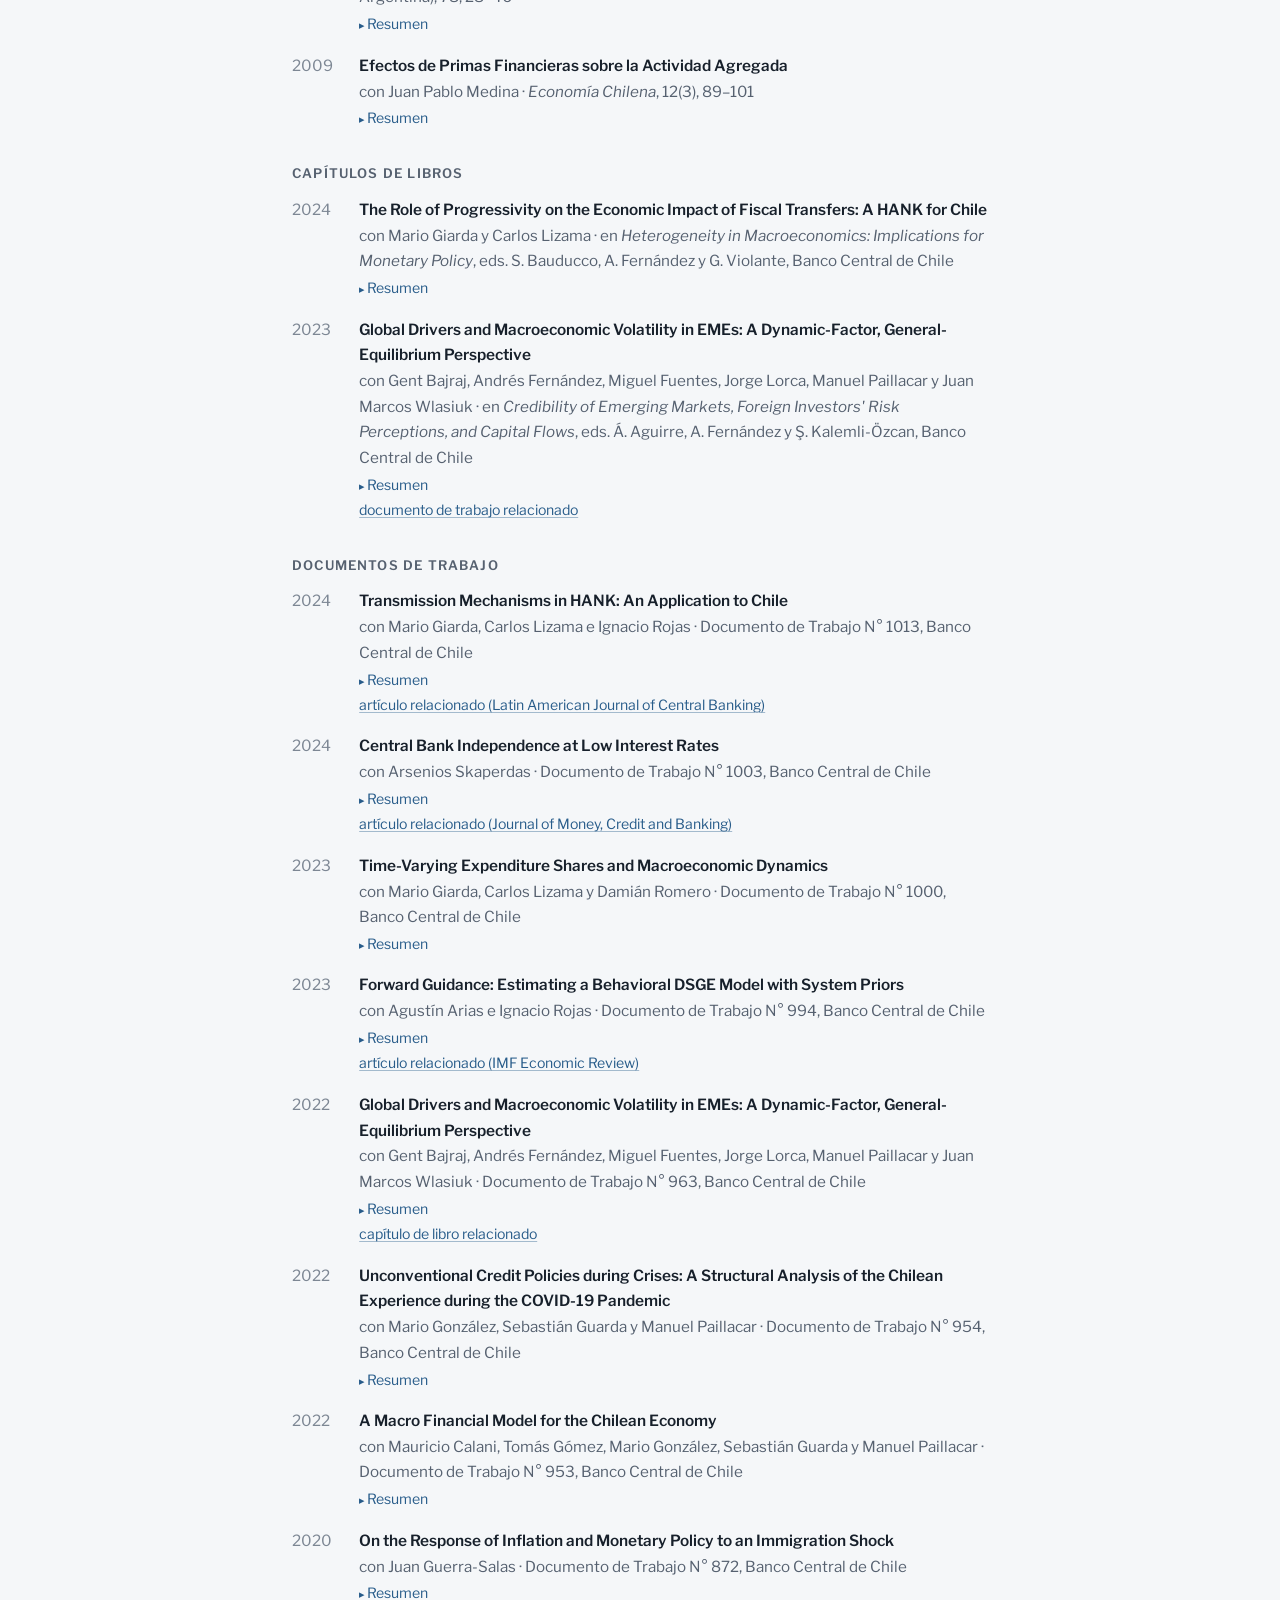
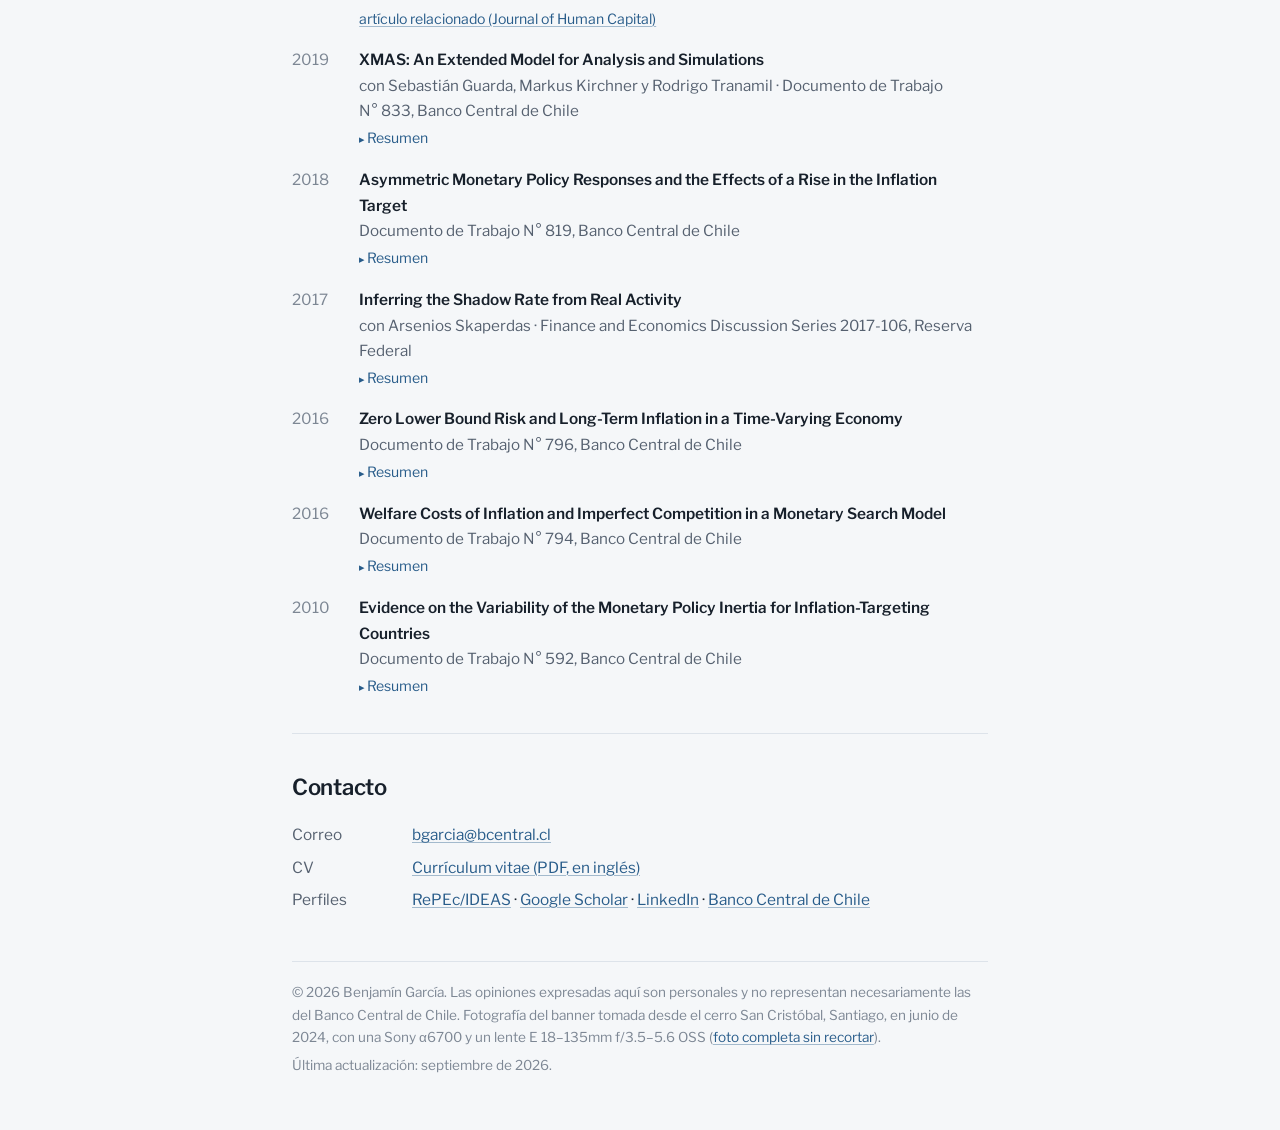
<file: es/index.html>
<!DOCTYPE html>
<html lang="es">
<head>
<meta charset="utf-8">
<meta name="viewport" content="width=device-width, initial-scale=1">
<title>Benjamín García | Economista, Banco Central de Chile</title>
<meta name="description" content="Benjamín García es economista del Banco Central de Chile, donde dirige el Departamento de Proyecciones de Mediano Plazo. Investigación en macroeconomía y economía monetaria, con énfasis en la modelación estructural de equilibrio general.">
<meta name="author" content="Benjamín García">
<link rel="canonical" href="https://benjamingarcia.cl/es/">
<link rel="alternate" hreflang="en" href="https://benjamingarcia.cl/">
<link rel="alternate" hreflang="es" href="https://benjamingarcia.cl/es/">
<link rel="alternate" hreflang="x-default" href="https://benjamingarcia.cl/">
<link rel="icon" type="image/svg+xml" href="../favicon.svg">
<meta property="og:type" content="profile">
<meta property="og:locale" content="es_CL">
<meta property="og:locale:alternate" content="en_US">
<meta property="og:title" content="Benjamín García">
<meta property="og:description" content="Economista del Banco Central de Chile. Investigación en macroeconomía y economía monetaria, con énfasis en la modelación estructural de equilibrio general.">
<meta property="og:url" content="https://benjamingarcia.cl/es/">
<meta property="og:image" content="https://benjamingarcia.cl/assets/banner-c.jpg">
<link rel="preconnect" href="https://fonts.googleapis.com">
<link rel="preconnect" href="https://fonts.gstatic.com" crossorigin>
<link href="https://fonts.googleapis.com/css2?family=Libre+Franklin:ital,wght@0,400;0,600;1,400&display=swap" rel="stylesheet">
<script type="application/ld+json">
{
  "@context": "https://schema.org",
  "@type": "Person",
  "name": "Benjamín García",
  "jobTitle": "Jefe del Departamento de Proyecciones de Mediano Plazo",
  "worksFor": { "@type": "Organization", "name": "Banco Central de Chile" },
  "url": "https://benjamingarcia.cl/",
  "email": "mailto:bgarcia@bcentral.cl",
  "alumniOf": [
    { "@type": "CollegeOrUniversity", "name": "University of California, Santa Cruz" },
    { "@type": "CollegeOrUniversity", "name": "Pontificia Universidad Católica de Chile" }
  ],
  "sameAs": [
    "https://ideas.repec.org/f/pga517.html",
    "https://scholar.google.com/citations?user=ooop-kIAAAAJ",
    "https://www.linkedin.com/in/benjamin-garcia-225a9174/",
    "https://www.bcentral.cl/investigadores/benjamin-garcia"
  ]
}
</script>
<style>
  :root {
    --bg: #f5f7f9;
    --ink: #17202b;
    --muted: #566170;
    --faint: #7d8794;
    --accent: #285c8a;
    --rule: #dde3ea;
    --sans: "Libre Franklin", -apple-system, BlinkMacSystemFont, "Segoe UI", Roboto, "Helvetica Neue", Arial, sans-serif;
    --header-tall: 420px;
    --header-short: 64px;
    color-scheme: light dark;
  }
  @media (max-width: 640px) {
    :root { --header-tall: 260px; --header-short: 56px; }
  }
  @media (prefers-color-scheme: dark) {
    :root {
      --bg: #0f141a;
      --ink: #e4e9ef;
      --muted: #9aa5b2;
      --faint: #6b7684;
      --accent: #8fb9df;
      --rule: #243041;
    }
  }
  * { box-sizing: border-box; }
  html { scroll-behavior: smooth; }
  body {
    margin: 0;
    padding-top: var(--header-tall);
    background: var(--bg);
    color: var(--ink);
    font-family: var(--sans);
    font-size: .96rem;
    line-height: 1.68;
    -webkit-font-smoothing: antialiased;
  }
  section[id] { scroll-margin-top: calc(var(--header-short) + 1.2rem); }
  .wrap {
    max-width: 46rem;
    margin: 0 auto;
    padding: 2.5rem 1.25rem 3rem;
  }
  a { color: var(--accent); text-decoration: underline; text-decoration-thickness: 1px; text-underline-offset: 2px; text-decoration-color: color-mix(in srgb, var(--accent) 40%, transparent); }
  a:hover { text-decoration-color: var(--accent); }

  /* Sticky banner header */
  .site-header {
    position: fixed;
    top: 0; left: 0; right: 0;
    height: var(--header-tall);
    z-index: 50;
    overflow: hidden;
    background: #10151b;
    transition: height .28s ease, box-shadow .28s ease;
  }
  .site-header.compact {
    height: var(--header-short);
    box-shadow: 0 2px 16px rgba(0, 0, 0, .22);
  }
  .banner-img {
    position: absolute; inset: 0;
    width: 100%; height: 100%;
    object-fit: cover;
    object-position: 50% 35%;
  }
  .banner-scrim {
    position: absolute; inset: 0;
    background:
      linear-gradient(to bottom, rgba(12, 17, 23, .46) 0%, rgba(12, 17, 23, 0) 20%),
      radial-gradient(120% 95% at 8% 100%,
        rgba(12, 17, 23, .84) 0%,
        rgba(12, 17, 23, .55) 34%,
        rgba(12, 17, 23, .12) 62%,
        rgba(12, 17, 23, 0) 78%);
    transition: background .28s ease;
  }
  .site-header.compact .banner-scrim { background: rgba(12, 17, 23, .70); }

  .header-inner {
    position: relative;
    height: 100%;
    max-width: 46rem;
    margin: 0 auto;
    padding: 0 1.25rem 1.15rem;
    display: flex;
    align-items: flex-end;
    gap: .95rem;
    transition: padding-bottom .28s ease;
  }
  .site-header.compact .header-inner { padding-bottom: .85rem; }

  .avatar {
    flex: 0 0 auto;
    width: 184px; height: 184px;
    border-radius: 9px;
    object-fit: cover;
    border: 2px solid rgba(255, 255, 255, .85);
    box-shadow: 0 2px 12px rgba(0, 0, 0, .35);
    transition: width .28s ease, height .28s ease, border-radius .28s ease, opacity .2s ease;
  }
  .site-header.compact .avatar { width: 34px; height: 34px; border-radius: 6px; border-width: 1.5px; }

  .id { flex: 1 1 auto; min-width: 0; transition: padding-bottom .28s ease; }
  .site-header.compact .id { padding-bottom: .525rem; }
  .site-header h1 {
    margin: 0;
    font-family: var(--sans);
    font-weight: 600;
    font-size: 2.15rem;
    line-height: 1.12;
    letter-spacing: -0.02em;
    color: #fff;
    text-shadow: 0 1px 2px rgba(0, 0, 0, .95), 0 2px 10px rgba(0, 0, 0, .85), 0 0 26px rgba(0, 0, 0, .6);
    white-space: nowrap; overflow: hidden; text-overflow: ellipsis;
    transition: font-size .28s ease;
  }
  .site-header.compact h1 { font-size: 1.04rem; letter-spacing: -0.01em; }
  .titleline {
    margin: .18rem 0 0;
    max-height: 4rem;
    opacity: 1;
    overflow: hidden;
    color: rgba(255, 255, 255, .95);
    font-size: .95rem;
    line-height: 1.35;
    text-shadow: 0 1px 2px rgba(0, 0, 0, .95), 0 2px 10px rgba(0, 0, 0, .85), 0 0 26px rgba(0, 0, 0, .6);
    transition: max-height .28s ease, opacity .18s ease, margin-top .28s ease;
  }
  .site-header.compact .titleline { max-height: 0; opacity: 0; margin-top: 0; }

  .topbar {
    position: absolute; top: 1rem; right: 1.25rem;
    display: flex; align-items: center; gap: 1.05rem;
    transition: top .28s ease;
  }
  .site-header.compact .topbar { top: 1.4rem; }
  .site-nav { display: flex; gap: 1.05rem; }
  .site-nav a {
    color: #fff;
    font-size: .95rem;
    text-decoration: none;
    text-shadow: 0 1px 2px rgba(0, 0, 0, .95), 0 2px 10px rgba(0, 0, 0, .85), 0 0 26px rgba(0, 0, 0, .6);
    transition: font-size .28s ease;
  }
  .site-nav a:hover { text-decoration: underline; }
  .site-header.compact .site-nav a { font-size: .86rem; }

  /* ES/EN language toggle */
  .lang-toggle {
    display: inline-flex;
    flex: 0 0 auto;
    border: 1px solid rgba(255, 255, 255, .78);
    border-radius: 999px;
    overflow: hidden;
    background: rgba(12, 17, 23, .32);
    font-size: .72rem;
    font-weight: 600;
    letter-spacing: .06em;
    line-height: 1;
  }
  .lang-toggle a, .lang-toggle span { display: block; padding: .3rem .5rem; }
  .lang-toggle a {
    color: #fff;
    text-decoration: none;
    text-shadow: 0 1px 2px rgba(0, 0, 0, .8);
    transition: background-color .15s ease;
  }
  .lang-toggle a:hover { background: rgba(255, 255, 255, .22); }
  .lang-toggle a:focus-visible { outline: 2px solid #fff; outline-offset: -3px; }
  .lang-toggle span { background: rgba(255, 255, 255, .92); color: #151a21; }
  /* Flags as a visual cue, leading the code in both segments */
  .lang-toggle a, .lang-toggle span { display: flex; align-items: center; gap: .32rem; }
  .lang-toggle .flag {
    display: block; flex: 0 0 auto;
    width: 15px; height: 10px;
    border-radius: 2px;
    box-shadow: 0 0 0 1px rgba(0, 0, 0, .28);
  }

  @media (max-width: 640px) {
    .header-inner { padding-bottom: 1rem; gap: .75rem; }
    .avatar { width: 112px; height: 112px; }
    .site-header h1 { font-size: clamp(1.15rem, 5.4vw, 1.5rem); }
    .titleline { font-size: .85rem; max-height: 6rem; }
    .banner-img { object-position: 50% 65%; }
    .banner-scrim {
      background:
        linear-gradient(to bottom, rgba(12, 17, 23, .46) 0%, rgba(12, 17, 23, 0) 22%),
        radial-gradient(155% 125% at 12% 100%,
          rgba(12, 17, 23, .88) 0%,
          rgba(12, 17, 23, .62) 38%,
          rgba(12, 17, 23, .20) 68%,
          rgba(12, 17, 23, 0) 86%);
    }
    .topbar { top: .7rem; flex-direction: column-reverse; align-items: flex-end; gap: 0; }
    .site-nav { gap: .85rem; }
    .lang-toggle {
      max-height: 2rem; margin-bottom: .5rem;
      transition: max-height .28s ease, margin-bottom .28s ease, opacity .18s ease;
    }
    .site-header.compact .lang-toggle {
      max-height: 0; margin-bottom: 0; opacity: 0; visibility: hidden; border-color: transparent;
      transition: max-height .28s ease, margin-bottom .28s ease, opacity .18s ease, visibility 0s linear .28s;
    }
    .site-nav a { font-size: .85rem; }
    .site-header.compact .topbar { top: 1.2rem; }
    .site-header.compact .avatar { width: 0; height: 0; border-width: 0; opacity: 0; }
    .site-header.compact .header-inner { gap: 0; }
    .site-header.compact .site-nav a { font-size: .79rem; }
    .site-header.compact h1 { font-size: 1rem; }
    .site-header.compact .site-nav { gap: .7rem; }
    .site-header.compact .id { padding-bottom: .15rem; }
    .site-header.compact .id { padding-right: 15rem; }
  }
  .name-short { display: none; }
  @media (max-width: 440px) {
    .site-header.compact h1 {
      position: absolute; width: 1px; height: 1px; overflow: hidden;
      clip: rect(0 0 0 0); white-space: nowrap;
    }
    .site-header.compact .name-short {
      display: block;
      margin: 0;
      font-family: var(--sans);
      font-weight: 600;
      font-size: 1rem;
      line-height: 1.12;
      letter-spacing: -0.01em;
      color: #fff;
      white-space: nowrap;
      text-shadow: 0 1px 2px rgba(0, 0, 0, .95), 0 2px 10px rgba(0, 0, 0, .85), 0 0 26px rgba(0, 0, 0, .6);
    }
  }
  @media (max-width: 359px) {
    .site-header.compact .name-short { display: none; }
  }

  hr { border: 0; border-top: 1px solid var(--rule); margin: 2.2rem 0; }

  /* Sections */
  h2 {
    font-family: var(--sans);
    font-weight: 600;
    font-size: 1.38rem;
    letter-spacing: -0.012em;
    margin: 0 0 1rem;
  }
  h3 {
    font-size: .82rem;
    font-weight: 600;
    letter-spacing: .09em;
    text-transform: uppercase;
    color: var(--muted);
    margin: 2rem 0 .8rem;
  }
  section p { margin: 0 0 1rem; }
  #sobre-mi p { text-align: justify; hyphens: auto; }
  @media (max-width: 480px) {
    #sobre-mi p { text-align: left; }
  }

  /* Publication entries */
  .pub {
    display: grid;
    grid-template-columns: 3.4rem 1fr;
    gap: 0 .8rem;
    margin-bottom: 1.05rem;
  }
  .pub .year { color: var(--faint); font-variant-numeric: tabular-nums; }
  .pub .title { font-weight: 600; }
  .pub .title a { color: var(--ink); text-decoration: none; }
  .pub .title a:hover { color: var(--accent); text-decoration: underline; }
  .pub .meta { color: var(--muted); font-size: .95rem; }
  .pub .meta .venue { font-style: italic; }
  .pub .links { font-size: .88rem; margin-top: .1rem; }
  .pub .links a { margin-right: .8rem; }

  /* Expandable abstracts */
  details.abs { margin-top: .15rem; }
  details.abs summary {
    cursor: pointer;
    color: var(--accent);
    font-size: .88rem;
    width: fit-content;
    list-style: none;
    user-select: none;
  }
  details.abs summary::-webkit-details-marker { display: none; }
  details.abs summary::before { content: "\25B8\00A0"; font-size: .8em; }
  details.abs[open] summary::before { content: "\25BE\00A0"; }
  details.abs summary:hover { text-decoration: underline; }
  details.abs .abstract-text {
    color: var(--muted);
    font-size: .92rem;
    margin: .45rem 0 .2rem;
    padding-left: .9rem;
    border-left: 2px solid var(--rule);
  }
  details.abs .abstract-text p { margin: 0 0 .7rem; }
  details.abs .abstract-text p:last-child { margin-bottom: 0; }
  details.abs .abstract-text p.abs-lang {
    margin: 0 0 .2rem;
    font-size: .76rem;
    letter-spacing: .08em;
    text-transform: uppercase;
    color: var(--faint);
  }
  @media (max-width: 480px) {
    .pub { grid-template-columns: 1fr; }
    .pub .year { font-size: .85rem; }
  }

  /* Contact */
  .contact-list { margin: 0; }
  .contact-list dt { float: left; clear: left; width: 6.5rem; color: var(--muted); }
  .contact-list dd { margin: 0 0 .4rem 7.5rem; }
  @media (max-width: 480px) {
    .contact-list dt { float: none; width: auto; }
    .contact-list dd { margin-left: 0; margin-bottom: .7rem; }
  }

  footer {
    margin-top: 3rem;
    padding-top: 1.2rem;
    border-top: 1px solid var(--rule);
    color: var(--faint);
    font-size: .85rem;
  }
  footer p { margin: 0 0 .3rem; }

  @media (prefers-reduced-motion: reduce) {
    html { scroll-behavior: auto; }
    .site-header, .header-inner, .avatar, .id, .site-header h1,
    .titleline, .banner-scrim, .topbar, .site-nav a, .lang-toggle, .lang-toggle a { transition: none; }
  }

  @media print {
    body { padding-top: 0; }
    .site-header { position: static; height: auto; background: none; box-shadow: none; overflow: visible; }
    .banner-img, .banner-scrim, .topbar { display: none; }
    .header-inner { padding: 0 0 1rem; max-width: none; }
    .site-header h1, .titleline { color: #000; text-shadow: none; }
    details.abs { display: none; }
  }
</style>
</head>
<body>

<header class="site-header" id="siteHeader">
  <picture>
    <source media="(max-width: 640px)"
            srcset="../assets/banner-b-800.jpg 800w, ../assets/banner-b.jpg 1800w" sizes="100vw">
    <img class="banner-img" src="../assets/banner-c.jpg"
         srcset="../assets/banner-c-1100.jpg 1100w, ../assets/banner-c.jpg 1800w"
         sizes="100vw" alt="" aria-hidden="true">
  </picture>
  <div class="banner-scrim" aria-hidden="true"></div>
  <div class="header-inner">
    <img class="avatar" src="../assets/avatar.jpg" width="360" height="360" alt="Benjamín García">
    <div class="id">
      <h1>Benjamín García</h1>
      <span class="name-short" aria-hidden="true">B. García</span>
      <p class="titleline"><span class="tl-full">Economista · Jefe del Departamento de Proyecciones de Mediano Plazo, Banco Central de Chile</span><span class="tl-short" hidden>Economista · Banco Central de Chile</span></p>
    </div>
    <div class="topbar">
      <nav class="site-nav">
        <a href="#sobre-mi">Sobre mí</a>
        <a href="#investigacion">Investigación</a>
        <a href="../cv.pdf">CV</a>
        <a href="#contacto">Contacto</a>
      </nav>
      <div class="lang-toggle" role="group" aria-label="Idioma">
        <span aria-current="true"><svg class="flag" viewBox="0 0 3 2" preserveAspectRatio="none" aria-hidden="true" focusable="false"><rect width="3" height="2" fill="#AA151B"/><rect y=".5" width="3" height="1" fill="#F1BF00"/></svg>ES</span>
        <a href="../" hreflang="en" lang="en" title="English version"><svg class="flag" viewBox="0 0 60 30" preserveAspectRatio="xMidYMid slice" aria-hidden="true" focusable="false"><clipPath id="uk-diag"><path d="M30,15h30v15zv15h-30zh-30v-15zv-15h30z"/></clipPath><path d="M0,0v30h60v-30z" fill="#012169"/><path d="M0,0L60,30M60,0L0,30" stroke="#fff" stroke-width="6"/><path d="M0,0L60,30M60,0L0,30" clip-path="url(#uk-diag)" stroke="#C8102E" stroke-width="4"/><path d="M30,0v30M0,15h60" stroke="#fff" stroke-width="10"/><path d="M30,0v30M0,15h60" stroke="#C8102E" stroke-width="6"/></svg>EN</a>
      </div>
    </div>
  </div>
</header>

<div class="wrap">

  <section id="sobre-mi">
    <h2>Sobre mí</h2>
    <p>
Economista del Banco Central de Chile, dirijo el Departamento de Proyecciones de Mediano Plazo de la División de Política Monetaria, equipo a cargo de las proyecciones y del análisis de política en ese horizonte. Mi trabajo involucra además el desarrollo, extensión y mejoramiento de modelos estructurales usados en este análisis. Antes dirigí el Departamento de Modelación Económica, donde fui coautor del principal modelo estructural del Banco, el <a href="https://ideas.repec.org/p/chb/bcchwp/833.html">XMAS</a>.
    </p>
    <p>
      Mis áreas de investigación son la macroeconomía, la economía monetaria, la economía laboral y las proyecciones macroeconómicas, con énfasis en la modelación estructural de equilibrio general. Trabajos recientes han sido publicados en el <em lang="en">IMF Economic Review</em>, el <em lang="en">Journal of Money, Credit and Banking</em> y el <em lang="en">Journal of Human Capital</em>.
    </p>
    <p>
      Obtuve mi doctorado (Ph.D.) en Economía en la Universidad de California, Santa Cruz (2015), además de un magíster (M.A.) en Economía Aplicada y una licenciatura (B.A.) en Economía en la Pontificia Universidad Católica de Chile.
    </p>
  </section>

  <hr>

  <section id="investigacion">
    <h2>Investigación</h2>

    <h3>Publicaciones</h3>

    <div class="pub">
      <div class="year">2026</div>
      <div>
        <div class="title" lang="en"><a href="https://doi.org/10.1057/s41308-026-00313-5">Shock-Dependent Cognitive Discounting and the Forward Guidance Puzzle</a></div>
        <div class="meta">con Agustín Arias e Ignacio Rojas · <span class="venue">IMF Economic Review</span></div>
        <details class="abs"><summary>Resumen</summary>
          <div class="abstract-text">
            <p class="abs-lang">Traducción al español</p>
            <p>Introducimos descuento cognitivo en un modelo dinámico estocástico de equilibrio general (DSGE) estándar para abordar el puzzle del <em>forward guidance</em>, y proponemos una estrategia de estimación que emplea <em>system priors</em> para asegurar respuestas a la política monetaria consistentes con los datos. Mostramos que implementar el descuento cognitivo como en Gabaix (2020) no resuelve, por sí solo, el puzzle del <em>forward guidance</em>. En particular, intentar replicar los efectos del <em>forward guidance</em> estimados empíricamente reduce sustancialmente la efectividad de la política monetaria convencional, lo que contradice la evidencia empírica. Nuestros resultados muestran que la coexistencia de efectos empíricamente plausibles tanto de la política monetaria convencional como del <em>forward guidance</em> requiere un grado de descuento cognitivo específico para los anuncios de shocks de política futuros. Este descuento idiosincrático puede deberse a factores como restricciones de credibilidad en la comunicación del <em>forward guidance</em>.</p>
            <p class="abs-lang">Original en inglés</p>
            <p lang="en">We introduce cognitive discounting into a standard dynamic stochastic general equilibrium (DSGE) model to address the forward guidance puzzle and propose an estimation strategy that employs system priors to ensure data-consistent responses to monetary policy. We show that implementing cognitive discounting as in Gabaix (2020) does not, by itself, resolve the forward guidance puzzle. In particular, attempting to replicate empirically estimated forward guidance effects substantially dampens the effectiveness of conventional monetary policy, contradicting empirical evidence. Our findings show that the coexistence of empirically plausible effects of both conventional monetary policy and forward guidance requires a degree of cognitive discounting that is specific to announcements of future policy shocks. This idiosyncratic discounting may stem from factors such as credibility constraints in forward guidance communication.</p>
          </div>
        </details>
        <div class="links"><a href="https://ideas.repec.org/p/chb/bcchwp/994.html">documento de trabajo relacionado, con una aplicación a Chile</a></div>
      </div>
    </div>

    <div class="pub">
      <div class="year">2026</div>
      <div>
        <div class="title" lang="en"><a href="https://doi.org/10.1111/jmcb.13222">Central Bank Independence at Low Interest Rates</a></div>
        <div class="meta">con Arsenios Skaperdas · <span class="venue">Journal of Money, Credit and Banking</span>, 58(6), 1871&ndash;1886</div>
        <details class="abs"><summary>Resumen</summary>
          <div class="abstract-text">
            <p class="abs-lang">Traducción al español</p>
            <p>Creamos una nueva medida de la presión política enfrentada por la Reserva Federal basada en el análisis de transcripciones de los testimonios de sus presidentes ante el Congreso de los Estados Unidos. Encontramos que el uso de políticas no convencionales en períodos de bajas tasas de interés lleva a un aumento de las críticas y que estas críticas predicen acciones legislativas que pueden amenazar su independencia. Desarrollamos un modelo en donde la probabilidad de pérdida de independencia de la autoridad monetaria aumenta con el uso de instrumentos no tradicionales, lo que lleva a respuestas monetarias atenuadas y una mayor volatilidad de la inflación. Esta atenuación puede mitigarse bajo un marco institucional con objetivos claramente definidos, donde el banco central es evaluado por la eficiencia con la que alcanza sus metas.</p>
            <p class="abs-lang">Original en inglés</p>
            <p lang="en">We create a new measure of the political pressure faced by the Federal Reserve based on the analysis of transcripts of the Chairs' testimonies to Congress. We find that the use of nontraditional policies at low interest rates led to increased political criticism and that criticism predicts legislative actions that threaten central bank independence. We develop a model where the probability of the monetary authority's future loss of independence is increasing in the use of nontraditional instruments, leading to attenuated monetary responses and higher inflation volatility. This attenuation can be mitigated under an institutional framework with clearly defined targets where the central bank is evaluated by how efficiently it achieves its goals.</p>
          </div>
        </details>
        <div class="links"><a href="https://ideas.repec.org/p/chb/bcchwp/1003.html">documento de trabajo relacionado</a></div>
      </div>
    </div>

    <div class="pub">
      <div class="year">2025</div>
      <div>
        <div class="title" lang="en"><a href="https://doi.org/10.1086/734387">On the Response of Inflation and Monetary Policy to an Immigration Shock</a></div>
        <div class="meta">con Juan Guerra-Salas · <span class="venue">Journal of Human Capital</span>, 19(2), 383&ndash;433</div>
        <details class="abs"><summary>Resumen</summary>
          <div class="abstract-text">
            <p class="abs-lang">Traducción al español</p>
            <p>Un shock de inmigración tiene un efecto ambiguo sobre la inflación, porque existen múltiples canales que operan en ambas direcciones. La evidencia empírica entre países sobre la inmigración venezolana en América Latina apunta a un efecto desinflacionario neto. Estudiamos la inmigración y la inflación en un modelo de equilibrio general con fricciones de búsqueda en el mercado laboral, que calibramos para Chile, un país emergente que ha recibido una inmigración considerable en los últimos años. Un efecto desinflacionario neto es consistente con que un canal de oferta laboral domine a un canal de demanda agregada. También encontramos que la respuesta sistemática de la política monetaria es cuantitativamente importante para la propagación del shock.</p>
            <p class="abs-lang">Original en inglés</p>
            <p lang="en">An immigration shock has an ambiguous effect on inflation, because there are multiple channels working in both directions. Cross-country empirical evidence on Venezuelan immigration in Latin America points to a net disinflationary effect. We study immigration and inflation in a general equilibrium model with search frictions in the labor market, which we calibrate to Chile, an emerging country that has experienced substantial immigration in recent years. A net disinflationary effect is consistent with a labor supply channel dominating an aggregate demand channel. We also find that the systematic response of monetary policy is quantitatively important for the propagation of the shock.</p>
          </div>
        </details>
        <div class="links"><a href="https://ideas.repec.org/p/chb/bcchwp/872.html">documento de trabajo relacionado</a></div>
      </div>
    </div>

    <div class="pub">
      <div class="year">2024</div>
      <div>
        <div class="title" lang="en"><a href="https://doi.org/10.1016/j.latcb.2024.100125">Transmission Mechanisms in HANK: An Application to Chile</a></div>
        <div class="meta">con Mario Giarda, Carlos Lizama e Ignacio Rojas · <span class="venue">Latin American Journal of Central Banking</span>, 5(3)</div>
        <details class="abs"><summary>Resumen</summary>
          <div class="abstract-text">
            <p class="abs-lang">Traducción al español</p>
            <p>Los hogares en economías emergentes están sujetos a un riesgo significativo de ingresos y tienen bajo acceso a los mercados financieros. Aprovechando múltiples fuentes de microdatos administrativos, este artículo documenta una heterogeneidad significativa en la tenencia de activos, ingresos y ciclicidad del ingreso a lo largo de la distribución de los hogares chilenos, así como un considerable riesgo de ingresos. Considerando esta evidencia, comparamos los mecanismos de transmisión entre los modelos neokeynesianos de agentes heterogéneos con búsqueda y emparejamiento (SAM) y fricciones salariales rígidas (SW), y entre especificaciones de un activo líquido (OA) y dos activos (TA). Proponemos una descomposición de las respuestas de consumo en efectos directos, indirectos, promedio y transversales. Mostramos que los mecanismos de transmisión dependen de la configuración del mercado laboral: en SAM-OA, la transmisión opera a través de efectos promedio y directos, mientras que en SW-OA es a través de efectos transversales. Los activos también importan, la transmisión en el SW-TA tiene efectos directos y promedio más fuertes que en el SW-OA.</p>
            <p class="abs-lang">Original en inglés</p>
            <p lang="en">Households in emerging economies are subject to significant income risk and have low access to financial markets. Leveraging multiple administrative microdata sources, this paper documents significant heterogeneity in asset holdings, income, and income cyclicality across the distribution of Chilean households, as well as considerable income risk. Considering this evidence, we compare the transmission mechanisms between Heterogeneous-Agent New-Keynesian models with search and matching (SAM) and sticky wage frictions (SW), and between one-liquid-asset (OA) and two-asset (TA) specifications. We propose a decomposition of consumption responses into direct, indirect, average, and cross-sectional effects. We show that the transmission mechanisms depend on the labor market setup: in SAM-OA the transmission operates through average and direct effects, while in SW-OA it is through cross-sectional effects. Assets also matter, the transmission in the SW-TA has stronger direct and average effects than SW-OA.</p>
          </div>
        </details>
        <div class="links"><a href="https://ideas.repec.org/p/chb/bcchwp/1013.html">documento de trabajo relacionado</a></div>
      </div>
    </div>

    <div class="pub">
      <div class="year">2021</div>
      <div>
        <div class="title"><a href="https://doi.org/10.64285/ensayosbcra78.y2021.105">Evolución y Uso de Modelos Estructurales en el Banco Central de Chile</a></div>
        <div class="meta">con Mariana García-Schmidt · <span class="venue">Ensayos Económicos</span> (Banco Central de la República Argentina), 78, 28&ndash;46</div>
        <details class="abs"><summary>Resumen</summary>
          <div class="abstract-text">El Banco Central de Chile (BCC) usa varios modelos para analizar la economía chilena y ayudar a los miembros del consejo en su toma de decisiones. Su modelo estructural principal se llama XMAS y es un modelo dinámico y estocástico de equilibrio general Neo-Keynesiano con una amplia variedad de sectores, rigideces y shocks. Este modelo se usa de forma recurrente como parte del marco de política monetaria. Como la economía está sujeta a una continua evolución, la necesidad de nuevas herramientas para responder preguntas también evoluciona continuamente. Así, para responder nuevas preguntas, el BCC sigue una estrategia de incorporar en el XMAS sólo cambios que sean necesarios, y de crear nuevos modelos, llamados satélites, para otros cambios. Este documento presenta las características principales del XMAS y muestra ejemplos de cambios realizados en este modelo en el pasado, así como también modelos satélites.</div>
        </details>
      </div>
    </div>

    <div class="pub">
      <div class="year">2009</div>
      <div>
        <div class="title"><a href="https://hdl.handle.net/20.500.12580/4814">Efectos de Primas Financieras sobre la Actividad Agregada</a></div>
        <div class="meta">con Juan Pablo Medina · <span class="venue">Economía Chilena</span>, 12(3), 89&ndash;101</div>
        <details class="abs"><summary>Resumen</summary>
          <div class="abstract-text">Desde finales del año pasado, los mercados financieros han experimentado volatilidad y tensiones, las cuales han hecho aumentar los premios entre activos riesgosos y otros más seguros. Además, se han observado movimientos relevantes en la curva de retorno. Analíticamente, varios estudios académicos han mostrado que las primas por riesgo afectan y propagan los efectos de shocks económicos en la actividad y la demanda agregada. Esta nota tiene por objeto estimar los efectos de las primas financieras sobre la actividad agregada en el caso de Chile, teniendo en consideración que las estimaciones pueden no revelar el efecto estructural de las primas financieras en la actividad, debido a la fuerte endogeneidad presente entre la actividad económica y los instrumentos financieros, la que podría subsistir aun utilizando rezagos de estos últimos en las estimaciones.</div>
        </details>
      </div>
    </div>

    <h3>Capítulos de libros</h3>

    <div class="pub">
      <div class="year">2024</div>
      <div>
        <div class="title" lang="en"><a href="https://hdl.handle.net/20.500.12580/8026">The Role of Progressivity on the Economic Impact of Fiscal Transfers: A HANK for Chile</a></div>
        <div class="meta">con Mario Giarda y Carlos Lizama · en <span class="venue">Heterogeneity in Macroeconomics: Implications for Monetary Policy</span>, eds. S. Bauducco, A. Fernández y G. Violante, Banco Central de Chile</div>
        <details class="abs"><summary>Resumen</summary>
          <div class="abstract-text">
            <p class="abs-lang">Traducción al español</p>
            <p>Durante la pandemia de Covid-19, el gobierno de Chile entregó a los hogares una ayuda económica sin precedentes. Las transferencias fiscales directas mediante bonos alcanzaron el nueve por ciento del PIB del país. Además, en tres ocasiones durante el período, las autoridades permitieron retirar hasta el diez por ciento de los ahorros de las cuentas individuales de pensiones de los trabajadores. Esta política dio a los hogares acceso a recursos adicionales equivalentes al 19 por ciento del PIB. En total, la liquidez adicional entregada alcanzó el 28 por ciento del PIB, lo que la convirtió en el paquete de apoyo más amplio de la historia reciente de Chile.</p>
            <p class="abs-lang">Original en inglés</p>
            <p lang="en">During the Covid-19 pandemic, the Chilean government provided unprecedented economic assistance to households. Direct fiscal transfers through stimulus checks amounted to nine percent of the country's GDP. Additionally, three times during the period, policymakers allowed for the possibility of withdrawing up to ten percent of the workers' individual pension accounts savings. This policy provided households with access to additional resources equivalent to 19 percent of GDP. Overall, the extra liquidity provided amounted to 28 percent of GDP, thus becoming Chile's most extensive support package in recent history.</p>
          </div>
        </details>
      </div>
    </div>

    <div class="pub">
      <div class="year">2023</div>
      <div>
        <div class="title" lang="en"><a href="https://hdl.handle.net/20.500.12580/7506">Global Drivers and Macroeconomic Volatility in EMEs: A Dynamic-Factor, General-Equilibrium Perspective</a></div>
        <div class="meta">con Gent Bajraj, Andrés Fernández, Miguel Fuentes, Jorge Lorca, Manuel Paillacar y Juan Marcos Wlasiuk · en <span class="venue">Credibility of Emerging Markets, Foreign Investors' Risk Perceptions, and Capital Flows</span>, eds. Á. Aguirre, A. Fernández y Ş. Kalemli-Özcan, Banco Central de Chile</div>
        <details class="abs"><summary>Resumen</summary>
          <div class="abstract-text">
            <p class="abs-lang">Traducción al español</p>
            <p>Una visión común entre académicos y autoridades de política asigna a los factores globales un papel importante como determinantes de las fluctuaciones de la actividad económica en las economías de mercados emergentes (EME). Esto se desprende naturalmente de que estas economías suelen ser pequeñas y abiertas al comercio en los mercados globales de bienes y de capitales, lo que las hace vulnerables a los shocks en esos mercados. Sin embargo, la naturaleza de estas fuerzas globales, así como su mecanismo de transmisión hacia las EME, sigue siendo objeto de debate y de una activa línea de investigación en macroeconomía internacional. Mientras una visión influyente postula un origen financiero, en la forma de un ciclo financiero global (Miranda-Agrippino y Rey, 2020), otros han argumentado a favor de fuerzas globales alternativas, como las fluctuaciones de los precios de las materias primas (Fernández y otros, 2017, 2018, 2020), los cambios en el riesgo soberano (Longstaff y otros, 2011; Aguiar y otros, 2016) y un factor de crecimiento común entre las EME (Claessens y otros, 2012).</p>
            <p class="abs-lang">Original en inglés</p>
            <p lang="en">A common view held by academics as well as policymakers assigns an important role to global factors as drivers of fluctuations in economic activity in emerging market economies (EMEs). This follows naturally from the fact that these economies are often small and open to trade in global goods and capital markets, which makes them vulnerable to shocks in these markets. However, the nature of these global forces as well as their transmission mechanism into EMEs continues to be debated and is the subject of an active research area in international macroeconomics. While an influential view postulates a financial origin in the form of a global financial cycle (Miranda-Agrippino and Rey, 2020), others have argued in favor of alternative global forces in the form of fluctuations in commodity prices (Fernández and others, 2017, 2018, 2020), changes in sovereign risks (Longstaff and others, 2011; Aguiar and others, 2016), and a common growth factor among EMEs (Claessens and others, 2012).</p>
          </div>
        </details>
        <div class="links"><a href="https://ideas.repec.org/p/chb/bcchwp/963.html">documento de trabajo relacionado</a></div>
      </div>
    </div>

    <h3>Documentos de trabajo</h3>

    <div class="pub">
      <div class="year">2024</div>
      <div>
        <div class="title" lang="en"><a href="https://ideas.repec.org/p/chb/bcchwp/1013.html">Transmission Mechanisms in HANK: An Application to Chile</a></div>
        <div class="meta">con Mario Giarda, Carlos Lizama e Ignacio Rojas · Documento de Trabajo N°&nbsp;1013, Banco Central de Chile</div>
        <details class="abs"><summary>Resumen</summary>
          <div class="abstract-text">
            <p class="abs-lang">Traducción al español</p>
            <p>Los hogares en economías emergentes están sujetos a un riesgo significativo de ingresos y tienen bajo acceso a los mercados financieros. Aprovechando múltiples fuentes de microdatos administrativos, este artículo documenta una heterogeneidad significativa en la tenencia de activos, ingresos y ciclicidad del ingreso a lo largo de la distribución de los hogares chilenos, así como un considerable riesgo de ingresos. Considerando esta evidencia, comparamos los mecanismos de transmisión entre los modelos neokeynesianos de agentes heterogéneos con búsqueda y emparejamiento (SAM) y fricciones salariales rígidas (SW), y entre especificaciones de un activo líquido (OA) y dos activos (TA). Proponemos una descomposición de las respuestas de consumo en efectos directos, indirectos, promedio y transversales. Mostramos que los mecanismos de transmisión dependen de la configuración del mercado laboral: en SAM-OA, la transmisión opera a través de efectos promedio y directos, mientras que en SW-OA es a través de efectos transversales. Los activos también importan, la transmisión en el SW-TA tiene efectos directos y promedio más fuertes que en el SW-OA.</p>
            <p class="abs-lang">Original en inglés</p>
            <p lang="en">Households in emerging economies are subject to significant income risk and have low access to financial markets. Leveraging multiple administrative microdata sources, this paper documents significant heterogeneity in asset holdings, income, and income cyclicality across the distribution of Chilean households, as well as considerable income risk. Considering this evidence, we compare the transmission mechanisms between Heterogeneous-Agent New-Keynesian models with search and matching (SAM) and sticky wage frictions (SW), and between one-liquid-asset (OA) and two-asset (TA) specifications. We propose a decomposition of consumption responses into direct, indirect, average, and cross-sectional effects. We show that the transmission mechanisms depend on the labor market setup: in SAM-OA the transmission operates through average and direct effects, while in SW-OA it is through cross-sectional effects. Assets also matter, the transmission in the SW-TA has stronger direct and average effects than SW-OA.</p>
          </div>
        </details>
        <div class="links"><a href="https://doi.org/10.1016/j.latcb.2024.100125">artículo relacionado (Latin American Journal of Central Banking)</a></div>
      </div>
    </div>

    <div class="pub">
      <div class="year">2024</div>
      <div>
        <div class="title" lang="en"><a href="https://ideas.repec.org/p/chb/bcchwp/1003.html">Central Bank Independence at Low Interest Rates</a></div>
        <div class="meta">con Arsenios Skaperdas · Documento de Trabajo N°&nbsp;1003, Banco Central de Chile</div>
        <details class="abs"><summary>Resumen</summary>
          <div class="abstract-text">
            <p class="abs-lang">Traducción al español</p>
            <p>Creamos una nueva medida de la presión política enfrentada por la Reserva Federal basada en el análisis de transcripciones de los testimonios de sus presidentes ante el Congreso de los Estados Unidos. Encontramos que el uso de políticas no convencionales en períodos de bajas tasas de interés lleva a un aumento de las críticas y que estas críticas predicen acciones legislativas que pueden amenazar su independencia. Desarrollamos un modelo en donde la probabilidad de pérdida de independencia de la autoridad monetaria aumenta con el uso de instrumentos no tradicionales, lo que lleva a respuestas monetarias atenuadas y una mayor volatilidad de la inflación. Esta atenuación puede mitigarse bajo un marco institucional con objetivos claramente definidos, donde el banco central es evaluado por la eficiencia con la que alcanza sus metas.</p>
            <p class="abs-lang">Original en inglés</p>
            <p lang="en">We create a new measure of the political pressure faced by the Federal Reserve based on the analysis of transcripts of the Chairs' testimonies to Congress. We find that the use of non-traditional policies at low interest rates led to increased political criticism and that criticism predicts legislative actions that threaten central bank independence. We develop a model where the probability of the monetary authority's future loss of independence is increasing in the use of non-traditional instruments, leading to attenuated monetary responses and higher inflation volatility. We show that this attenuation can be mitigated under an institutional framework with clearly defined targets where the central bank is evaluated by how efficiently it achieves its goals.</p>
          </div>
        </details>
        <div class="links"><a href="https://doi.org/10.1111/jmcb.13222">artículo relacionado (Journal of Money, Credit and Banking)</a></div>
      </div>
    </div>

    <div class="pub">
      <div class="year">2023</div>
      <div>
        <div class="title" lang="en"><a href="https://ideas.repec.org/p/chb/bcchwp/1000.html">Time-Varying Expenditure Shares and Macroeconomic Dynamics</a></div>
        <div class="meta">con Mario Giarda, Carlos Lizama y Damián Romero · Documento de Trabajo N°&nbsp;1000, Banco Central de Chile</div>
        <details class="abs"><summary>Resumen</summary>
          <div class="abstract-text">
            <p class="abs-lang">Traducción al español</p>
            <p>Estudiamos el impacto de la heterogeneidad del ingreso sobre la dinámica macroeconómica considerando las decisiones de consumo de los hogares entre distintos bienes en el ciclo económico. Usando datos de transacciones de tarjetas de crédito y débito, observamos que hay variaciones sistemáticas de las proporciones de consumo en los distintos bienes y que dependen del ingreso. Esto sugiere que las preferencias no homotéticas cumplen un rol relevante. Incluimos estas preferencias en un modelo Neo Keynesiano de agentes heterogéneos (HANK) y analizamos su influencia para la transmisión de transferencias fiscales. Encontramos dos canales por los cuales estas preferencias afectan la respuesta del consumo: la sensibilidad del consumo agregado al ingreso y ahorro precautorio mediante sustitución entre bienes. En una calibración para Chile, encontramos que las no homoteticidades generan una amplificación significativa del efecto de las transferencias fiscales de hasta cincuenta por ciento.</p>
            <p class="abs-lang">Original en inglés</p>
            <p lang="en">We examine the impact of income heterogeneity on macroeconomic dynamics by analyzing households' expenditure decisions across different goods over the business cycle. Using Chilean transaction-level expenditure data, we observe income-dependent systematic variations in expenditure shares over the business cycle, suggesting a relevant role for non-homothetic preferences. We embed these preferences into a Heterogeneous Agent New Keynesian model and analyze their influence on the transmission of fiscal transfers. We find two novel channels associated with non-homotheticities: aggregate consumption sensitivity to income and insurance through expenditure switching. In a calibration for Chile, we find that non-homotheticities lead to substantial amplification of the effects of fiscal transfers of up to fifty percent.</p>
          </div>
        </details>
      </div>
    </div>

    <div class="pub">
      <div class="year">2023</div>
      <div>
        <div class="title" lang="en"><a href="https://ideas.repec.org/p/chb/bcchwp/994.html">Forward Guidance: Estimating a Behavioral DSGE Model with System Priors</a></div>
        <div class="meta">con Agustín Arias e Ignacio Rojas · Documento de Trabajo N°&nbsp;994, Banco Central de Chile</div>
        <details class="abs"><summary>Resumen</summary>
          <div class="abstract-text">
            <p class="abs-lang">Traducción al español</p>
            <p>Introducimos descuento cognitivo en un modelo DSGE de gran tamaño para lidiar con el forward guidance puzzle, a la vez que proponemos una estrategia de estimación basada en system priors que guían el modelo para que genere funciones de impulso respuesta, para shocks de política monetaria y forward guidance, consistentes con evidencia empírica. Encontramos que una implementación exitosa de esta hipótesis conductual depende crucialmente en permitir a los agentes tener factores de descuento cognitivo que sean específicos a los anuncios de política monetaria futuros. El modelo así estimado logra un ajuste a los datos significativamente mejor que su contraparte racional, con parámetros estructurales que se mantienen mayormente sin cambios y con grados de descuento cognitivo substanciales. En nuestro modelo, el descuento cognitivo de eventos futuros generados por shocks distintos a forward guidance es limitado, y también lo es su contribución a la mejora de la densidad marginal de los datos. Adicionalmente, encontramos que proyecciones de profesionales de inflación y tasa de interés nominal futura son consistentes con expectativas racionales y, por tanto, no son apropiadas para la estimación de factores de descuento cognitivo asociados a forward guidance.</p>
            <p class="abs-lang">Original en inglés</p>
            <p lang="en">We introduce cognitive discounting into a full fledged monetary DSGE model to cope with the forward guidance puzzle and propose an estimation strategy that relies on system priors to guide the model into delivering data-consistent IRFs for monetary policy and forward guidance shocks. We find that the successful implementation of this behavioral hypothesis crucially hinges on allowing agents to entertain a cognitive discount factor specific for future monetary policy announcements. The estimated model attains a significantly better fit to the data than its rational expectations counterpart, while relying on only slightly modified estimates of structural parameters and substantial degrees of forward guidance discounting. Cognitive discounting of future events triggered by non-forward guidance shocks in our model is limited, and so is its contribution to the improvement of the marginal data density. We further find that professional forecasts are consistent with rational expectations and, thus, not appropriate for the estimation of forward guidance cognitive discounting.</p>
          </div>
        </details>
        <div class="links"><a href="https://doi.org/10.1057/s41308-026-00313-5">artículo relacionado (IMF Economic Review)</a></div>
      </div>
    </div>

    <div class="pub">
      <div class="year">2022</div>
      <div>
        <div class="title" lang="en"><a href="https://ideas.repec.org/p/chb/bcchwp/963.html">Global Drivers and Macroeconomic Volatility in EMEs: A Dynamic-Factor, General-Equilibrium Perspective</a></div>
        <div class="meta">con Gent Bajraj, Andrés Fernández, Miguel Fuentes, Jorge Lorca, Manuel Paillacar y Juan Marcos Wlasiuk · Documento de Trabajo N°&nbsp;963, Banco Central de Chile</div>
        <details class="abs"><summary>Resumen</summary>
          <div class="abstract-text">
            <p class="abs-lang">Traducción al español</p>
            <p>Este trabajo estudia el rol de los fundamentos externos en el ciclo económico de las economías emergentes (EM). Para esto se estima un modelo de factores dinámicos que permite identificar los fundamentos globales relevantes utilizando una muestra de doce EM. El supuesto de identificación permite que actúen simultáneamente el factor financiero global usual junto a otros de naturaleza distinta como los asociados a commodities y productividad. En una segunda etapa nos enfocamos en el caso de Chile para entender mejor cómo los fundamentos externos se transmiten a una economía emergente. Para esto, ampliamos un modelo estocástico de equilibrio general (DSGE) usado para el análisis de políticas macro con la estructura de factores globales encontrada. Los resultados indican que los factores externos tienen un rol relevante en el ciclo económico de las EM, explicando cerca de un tercio de la variabilidad macroeconómica. En particular, los factores financieros y de commodities tienen una importancia similar, mientras que el de productividad tiene un rol acotado. El análisis de equilibrio general para la economía chilena muestra que los canales a través de los cuales opera el factor financiero tienden a compensarse entre sí. En cambio, shocks a los precios externos tienen impactos que ameritan una respuesta de política monetaria.</p>
            <p class="abs-lang">Original en inglés</p>
            <p lang="en">We study the role of global drivers in emerging market economies (EMEs)' business cycles. Using a dynamic factor model, we first pin down the global drivers that are relevant to a sample of twelve EMEs. Our identification assumption allows for the well-known global financial cycle to coexist with additional global factors of different nature, i.e. commodities, growth/productivity. Next, to better understand how these global forces are transmitted into EMEs we zoom in on Chile, one of the EMEs in the sample, and augment a large-scale DSGE regularly used for policy analysis with the estimated global dynamic factor structure. This allows us to document the general equilibrium channels through which shocks in these global factors are transmitted into the business cycle of Chile and, in turn, the policy challenges that they entail. Our findings indicate a preponderant role of global drivers for EMEs' business cycles, with a third of their macro variability being traced back to shocks in global dynamic factors. While the global financial cycle is a relevant force, a factor associated to global prices and commodities appears equally important, with a relatively modest role played by pure growth/productivity forces. The general equilibrium analysis for Chile reveals that while some of the ensuing effects of shocks to the financial cycle offset each other, the opposite occurs when a shock to global prices materializes, calling for a more active monetary policy response.</p>
          </div>
        </details>
        <div class="links"><a href="https://hdl.handle.net/20.500.12580/7506">capítulo de libro relacionado</a></div>
      </div>
    </div>

    <div class="pub">
      <div class="year">2022</div>
      <div>
        <div class="title" lang="en"><a href="https://ideas.repec.org/p/chb/bcchwp/954.html">Unconventional Credit Policies during Crises: A Structural Analysis of the Chilean Experience during the COVID-19 Pandemic</a></div>
        <div class="meta">con Mario González, Sebastián Guarda y Manuel Paillacar · Documento de Trabajo N°&nbsp;954, Banco Central de Chile</div>
        <details class="abs"><summary>Resumen</summary>
          <div class="abstract-text">
            <p class="abs-lang">Traducción al español</p>
            <p>Con la economía enfrentada a un golpe sin precedentes debido a la pandemia del COVID-19, el Banco Central de Chile y el Gobierno de Chile implementaron en conjunto una serie de programas destinados a aumentar la liquidez y mantener el flujo de crédito en la economía. En este artículo extendemos el modelo DSGE macrofinanciero descrito en Calani et al. (2022) con el objeto de evaluar el impacto de los diferentes programas de crédito implementados durante la crisis del COVID-19. Los resultados muestran que el impacto más significativo de las políticas se debió al programa FOGAPE y, principalmente, a la capacidad conjunta de las distintas políticas en reducir el riesgo crediticio. En particular, el análisis cuantitativo muestra que el PIB en 2020 se contrajo entre 2,7 y 5,4 puntos porcentuales menos gracias a los efectos de las políticas de liquidez y crédito implementadas.</p>
            <p class="abs-lang">Original en inglés</p>
            <p lang="en">With the economy facing an unprecedented hit due to the COVID-19 pandemic, the Central Bank of Chile and the Chilean government jointly implemented several programs aimed at increasing liquidity and maintaining the flow of funds in the economy. In this paper, we extend the model described in Calani et al. (2022), a structural large-scale DSGE model with a financial system and financial frictions, to assess the impact of the different credit programs implemented during the COVID-19 crisis. We find that the policies' most significant impact was due to the FOGAPE program and from their joint ability to reduce credit risk. The quantitative analysis carried on in this paper shows that the contraction of GDP in 2020 was between 2.7 and 5.4 percentage points milder thanks to the implemented liquidity and credit policies.</p>
          </div>
        </details>
      </div>
    </div>

    <div class="pub">
      <div class="year">2022</div>
      <div>
        <div class="title" lang="en"><a href="https://ideas.repec.org/p/chb/bcchwp/953.html">A Macro Financial Model for the Chilean Economy</a></div>
        <div class="meta">con Mauricio Calani, Tomás Gómez, Mario González, Sebastián Guarda y Manuel Paillacar · Documento de Trabajo N°&nbsp;953, Banco Central de Chile</div>
        <details class="abs"><summary>Resumen</summary>
          <div class="abstract-text">
            <p class="abs-lang">Traducción al español</p>
            <p>Este artículo presenta un modelo dinámico-estocástico de equilibrio general (DSGE) que incorpora de modo central la intermediación financiera bancaria. Estimado para la economía chilena, extiende la batería de herramientas para el análisis cuantitativo del Banco Central de Chile, permitiendo el estudio de cómo las fricciones financieras pueden afectar los mecanismos de transmisión de varios shocks macroeconómicos y financieros. Este modelo se basa en una versión simplificada del principal modelo DSGE del Banco Central de Chile, descrito en García et al. (2019), extendido para incluir un sector y fricciones financieras. En particular, se incluyen la presencia de intermediarios financieros optimizadores, créditos corporativos e hipotecarios, bonos soberanos de largo plazo dentro de un mercado segmentado, y la posibilidad de impago para hogares, empresas y bancos, entre otras. El resultado es el modelo macro financiero del Banco Central de Chile, que permite un análisis cuantitativo del rol del sistema financiero en ciclos económicos, y en la interacción entre variables reales y financieras.</p>
            <p class="abs-lang">Original en inglés</p>
            <p lang="en">This paper presents a dynamic stochastic general equilibrium (DSGE) model built with a focus on frictional financial intermediation. The model, estimated for the Chilean economy, expands the quantitative analysis toolkit of the Central Bank of Chile, allowing for the study of how financial frictions shape the transmission mechanisms of several macroeconomic and financial shocks. The model builds on a simplified version of the Central Bank of Chile's main DSGE model, described in Garcia et al. (2019), augmented to include a rich financial sector and financial frictions. The extensions include optimizing financial intermediaries, corporate and mortgage lending, long-term government bonds within a segmented bonds market, and the possibility for households, firms, and banks to default. The result is the Central Bank of Chile's Macro Financial Model. The model captures many features of the Chilean economy and allows for a quantitative analysis of the financial system's role in explaining the business cycle and of the interaction between the real and financial sides of the economy.</p>
          </div>
        </details>
      </div>
    </div>

    <div class="pub">
      <div class="year">2020</div>
      <div>
        <div class="title" lang="en"><a href="https://ideas.repec.org/p/chb/bcchwp/872.html">On the Response of Inflation and Monetary Policy to an Immigration Shock</a></div>
        <div class="meta">con Juan Guerra-Salas · Documento de Trabajo N°&nbsp;872, Banco Central de Chile</div>
        <details class="abs"><summary>Resumen</summary>
          <div class="abstract-text">
            <p class="abs-lang">Traducción al español</p>
            <p>Un shock de inmigración tiene un efecto ambiguo sobre la inflación, porque hay múltiples canales que operan en ambas direcciones. Por un lado, la demanda agregada aumenta con el crecimiento de la población, lo que genera presiones inflacionarias. Por otro lado, las holguras del mercado laboral aumentan mientras los inmigrantes buscan empleo, lo que contiene el crecimiento de los salarios y genera presiones desinflacionarias. Con estos y otros canales operando, la respuesta de un banco central con metas de inflación a un shock de inmigración no es obvia. En este trabajo estudiamos estos canales en un modelo Neo-Keynesiano de economía pequeña y abierta con fricciones de búsqueda en el mercado laboral. El análisis se motiva por evidencia empírica que apunta a un efecto neto negativo de la inmigración sobre la inflación. Para disciplinar el modelo, nos enfocamos en Chile, una economía emergente pequeña y abierta que ha recibido una ola inmigratoria importante en años recientes. El efecto neto desinflacionario de la inmigración se explica principalmente por el canal de oferta laboral, lo que es consistente con evidencia sobre la manera en que los inmigrantes se integran al mercado de trabajo. También estudiamos el rol de aspectos como el menor capital humano de los inmigrantes, las remesas que envían a sus países de origen, y sus preferencias de consumo, que probablemente están relativamente sesgadas hacia bienes importados, entre otros.</p>
            <p class="abs-lang">Original en inglés</p>
            <p lang="en">An immigration shock has an ambiguous effect on inflation. On one hand, aggregate consumption increases with a suddenly larger population; this "demand channel" creates inflationary pressures. On the other hand, the labor market becomes more slack as immigrants search for jobs, containing wage growth; this "labor supply channel" creates disinflationary pressures. The response of an inflation-targeting central bank to an immigration shock is, therefore, not obvious. We study these competing channels in a New Keynesian model of a small open economy with search frictions in the labor market. Our simulations are designed to characterize the possible response of inflation and monetary policy in Chile, a small open emerging country that has experienced a substantial immigration flow in recent years.</p>
          </div>
        </details>
        <div class="links"><a href="https://doi.org/10.1086/734387">artículo relacionado (Journal of Human Capital)</a></div>
      </div>
    </div>

    <div class="pub">
      <div class="year">2019</div>
      <div>
        <div class="title" lang="en"><a href="https://ideas.repec.org/p/chb/bcchwp/833.html">XMAS: An Extended Model for Analysis and Simulations</a></div>
        <div class="meta">con Sebastián Guarda, Markus Kirchner y Rodrigo Tranamil · Documento de Trabajo N°&nbsp;833, Banco Central de Chile</div>
        <details class="abs"><summary>Resumen</summary>
          <div class="abstract-text">
            <p class="abs-lang">Traducción al español</p>
            <p>Basado en el trabajo de Medina y Soto (2007), el XMAS es el modelo dinámico-estocástico de equilibrio general (DSGE) más reciente del Banco Central de Chile. Es usado para proyecciones macroeconómicas y análisis de política monetaria. En línea con los nuevos desarrollos en la modelación de economías pequeñas y abiertas, en particular, de países emergentes y exportadores de commodities como Chile, el modelo considera varias características adicionales. Estas extensiones incluyen la modelación de dinámicas inflacionarias no-subyacentes, un sector de commodity con inversión y producción endógena, un mercado laboral con fricciones de búsqueda que posibilita variaciones del factor trabajo tanto en sus márgenes intensivo como extensivo, un bloque fiscal extendido, además de shocks adicionales y otras fricciones nominales y reales. Estas características posibilitan un análisis más granular y proyecciones más completas de la economía chilena, mejorando el ajuste del modelo a los datos en varias dimensiones.</p>
            <p class="abs-lang">Original en inglés</p>
            <p lang="en">The Extended Model for Analysis and Simulations (XMAS) is the Central Bank of Chile's newest dynamic stochastic general equilibrium (DSGE) model for macroeconomic projections and monetary policy analysis. Building on Medina and Soto (2007), the model includes several new features, in line with recent developments in the modeling of small open economies, particularly commodity-exporting emerging economies such as Chile. The extensions over the base model include the modeling of non-core inflation dynamics, a commodity sector with endogenous production and investment, a labor market with search and matching frictions that allows for labor variation on both the intensive and extensive margins, an augmented fiscal block, as well as additional shocks and other real and nominal frictions. These features allow for a more granular analysis and more comprehensive forecasts of the Chilean economy, improving the fit of the model to macroeconomic data in several dimensions.</p>
          </div>
        </details>
      </div>
    </div>

    <div class="pub">
      <div class="year">2018</div>
      <div>
        <div class="title" lang="en"><a href="https://ideas.repec.org/p/chb/bcchwp/819.html">Asymmetric Monetary Policy Responses and the Effects of a Rise in the Inflation Target</a></div>
        <div class="meta">Documento de Trabajo N°&nbsp;819, Banco Central de Chile</div>
        <details class="abs"><summary>Resumen</summary>
          <div class="abstract-text">
            <p class="abs-lang">Traducción al español</p>
            <p>El límite inferior efectivo para las tasas de interés (ELB por sus siglas en inglés) introduce una no linealidad explícita para las trayectorias posibles de política monetaria: las tasas no pueden bajar de cierto nivel. En un escenario con agentes que miran a futuro, el ELB puede afectar las decisiones de política monetaria no solo cuando el límite es alcanzado, sino que también cuando existe una posibilidad de que el límite se alcance en el futuro. En este contexto, como recomendación de política monetaria en un ambiente de bajas tasas de interés, Reifschneider y Williams (2002 FOMC) proponen una regla de Taylor asimétrica, con un gatillo que hace caer las tasas a cero en el momento en que bajan del uno por ciento. En este trabajo testeo la hipótesis de que la Reserva Federal de los EE.UU. se ha comportado de manera consistente con las sugerencias de Reifschneider y Williams. Encuentro una correlación negativa entre el nivel de las tasas de interés y la fuerza con que responde la política monetaria. Utilizando un modelo estocástico de equilibrio general no lineal, muestro que reglas de política simétricas y asimétricas tienen consecuencias significativamente distintas. En particular, estudio la relevancia de este tipo de comportamientos para el análisis de un cambio permanente de la meta de inflación.</p>
            <p class="abs-lang">Original en inglés</p>
            <p lang="en">The effective lower bound (ELB) on interest rates introduces an explicit non-linearity for feasible monetary policy paths: interest rates cannot go below a certain rate. In a forward looking environment, the ELB can affect the monetary policy decisions not only when the bound is reached, but also when there is a possibility that the bound may be reached in the future. In this context, as a recommendation for monetary policy in a low-inflation environment, Reifschneider and Williams (2002) propose an asymmetric Taylor Rule with a threshold level that automatically drives the interest rate to zero whenever they fall below one percent. I test the hypothesis that the Federal Reserve has behaved in a manner consistent with Reifschneider and Williams' advice, finding evidence of a negative correlation between the level of the interest rate and the strength of the monetary policy response. Using an estimated nonlinear DSGE model, I show that a monetary policy which act symmetrically and asymmetrically can have significantly different consequences. In particular, I study the relevance of this behavior for the analysis of a permanent rise of the inflation target.</p>
          </div>
        </details>
      </div>
    </div>

    <div class="pub">
      <div class="year">2017</div>
      <div>
        <div class="title" lang="en"><a href="https://ideas.repec.org/p/fip/fedgfe/2017-106.html">Inferring the Shadow Rate from Real Activity</a></div>
        <div class="meta">con Arsenios Skaperdas · Finance and Economics Discussion Series 2017-106, Reserva Federal</div>
        <details class="abs"><summary>Resumen</summary>
          <div class="abstract-text">
            <p class="abs-lang">Traducción al español</p>
            <p>Estimamos una tasa sombra consistente con las trayectorias de series de tiempo que capturan la actividad real. Esto nos permite cuantificar los efectos reales de la política monetaria no convencional en términos de movimientos equivalentes de la tasa de interés de corto plazo. Encontramos que las compras de activos a gran escala y el <em>forward guidance</em> tuvieron efectos reales significativos, equivalentes a una reducción de hasta cuatro por ciento en la tasa de fondos federales.</p>
            <p class="abs-lang">Original en inglés</p>
            <p lang="en">We estimate a shadow rate consistent with the paths of time series capturing real activity. This allows us to quantify the real effects of unconventional monetary policy in terms of equivalent short-term interest rate movements. We find that large-scale asset purchases and forward guidance had significant real effects equivalent of up to a four percent reduction in the federal funds rate.</p>
          </div>
        </details>
      </div>
    </div>

    <div class="pub">
      <div class="year">2016</div>
      <div>
        <div class="title" lang="en"><a href="https://ideas.repec.org/p/chb/bcchwp/796.html">Zero Lower Bound Risk and Long-Term Inflation in a Time-Varying Economy</a></div>
        <div class="meta">Documento de Trabajo N°&nbsp;796, Banco Central de Chile</div>
        <details class="abs"><summary>Resumen</summary>
          <div class="abstract-text">
            <p class="abs-lang">Traducción al español</p>
            <p>Usando una metodología de vectores autoregresivos con parámetros variables, se construye un índice, el índice de probabilidad cero (ZPI), basado en la probabilidad de que las tasas nominales alcancen el límite de cero por ciento (ZLB) dentro de 10 trimestres. Se muestra cómo la probabilidad de alcanzar el ZLB evoluciona a través del tiempo y se cuantifica cómo un aumento en la meta de inflación puede reducir esta probabilidad. Episodios de alto ZPI tienden a ocurrir durante recesiones y están determinados por una combinación de estado inicial de las variables y volatilidad estimada de los shocks. Sin embargo, no todos los episodios de alto ZPI comparten las mismas causas. En las recesiones de EEUU de los 1980s, la probabilidad se vio fuertemente influenciada por un ambiente especialmente volátil que contrapesó la influencia de las altas tasas nominales del período. Por otro lado, los altos ZPI de las recesiones de 2001 y 2007 estuvieron determinados principalmente por un estado inicial de bajas tasas de interés. Debido a esta diferencia, un aumento en la meta de inflación hubiese sido mucho más efectivo en reducir la probabilidad estimada de alcanzar el ZLB en los episodios posteriores.</p>
            <p class="abs-lang">Original en inglés</p>
            <p lang="en">Using a Time Varying Parameters Vector Auto Regression framework, I construct an index, the Zero Probability Index (ZPI), based on the probability of the nominal interest rate hitting the zero lower bound (ZLB) within 10 quarters. I show how the probability of reaching the ZLB evolves over time and measure how a rise in the inflation target can reduce this probability. High ZPI episodes tend to occur during recessions and are characterized by a combination of the initial state of the variables and the estimated volatility of the shocks. However, not all episodes of a high ZPI share the same causes. In the US recessions of the 1980s, the probability was influenced significantly by an exceptionally volatile environment that overcame the dampening influence of the period's high nominal interest rates. On the other hand, the high ZPI for the 2001 and 2007 recessions were mainly defined by an initial state of low interest rates. Because of this difference, an increase in the inflation target was much more effective in reducing the estimated probability of the interest rate reaching the ZLB in the latter episodes.</p>
          </div>
        </details>
      </div>
    </div>

    <div class="pub">
      <div class="year">2016</div>
      <div>
        <div class="title" lang="en"><a href="https://ideas.repec.org/p/chb/bcchwp/794.html">Welfare Costs of Inflation and Imperfect Competition in a Monetary Search Model</a></div>
        <div class="meta">Documento de Trabajo N°&nbsp;794, Banco Central de Chile</div>
        <details class="abs"><summary>Resumen</summary>
          <div class="abstract-text">
            <p class="abs-lang">Traducción al español</p>
            <p>En este trabajo se miden cuantitativamente los costos en bienestar de la inflación. Basándose en modelos estándar de búsqueda monetaria, tales como Rocheteau y Wright (2005) y Lagos y Wright (2005), se endogeniza el nivel de competencia, permitiendo con ello que la fracción del excedente que va a las firmas sea determinada endógenamente. Bajo esta estructura, el costo en bienestar de la inflación es amplificado por un mecanismo de retroalimentación, donde una menor demanda por dinero reduce el número de firmas que el mercado es capaz de sostener. Esto aumenta la concentración de mercado, reduce el excedente de los consumidores, y disminuye aún más los incentivos para demandar dinero. Se encuentra que, dependiendo de la calibración, entre el 63 y el 90 por ciento de los costos en bienestar de la inflación pueden atribuirse a la interacción entre demanda por dinero y concentración de mercado.</p>
            <p class="abs-lang">Original en inglés</p>
            <p lang="en">In this paper, I quantitatively measure the welfare costs of inflation. I build into standard money-search models, such as Rocheteau and Wright (2005) and Lagos and Wright (2005), by introducing endogenous imperfect competition based on free entry decisions that allow for the share of the transaction surplus going to firms to be determined endogenously. Under this framework, the welfare cost of inflation is amplified through a feedback loop, in which restricted money demand reduces the number of firms that the market can support. In turn, this reduction increases market concentration, reduces the consumer surplus, and further decreases the incentives to hold money. I find that, depending on the calibration, between 63 to 90 percent of the estimated welfare costs of inflation can be attributed to the interaction between money holdings and market concentration.</p>
          </div>
        </details>
      </div>
    </div>

    <div class="pub">
      <div class="year">2010</div>
      <div>
        <div class="title" lang="en"><a href="https://ideas.repec.org/p/chb/bcchwp/592.html">Evidence on the Variability of the Monetary Policy Inertia for Inflation-Targeting Countries</a></div>
        <div class="meta">Documento de Trabajo N°&nbsp;592, Banco Central de Chile</div>
        <details class="abs"><summary>Resumen</summary>
          <div class="abstract-text">
            <p class="abs-lang">Traducción al español</p>
            <p>Este trabajo presenta una versión alternativa de regla de Taylor con un grado de persistencia endógeno al estado de la economía, el que varía según la distancia entre la tasa efectiva y la tasa objetivo. Dicha regla es estimada para seis países con metas de inflación: Chile, Colombia, Corea del Sur, México, Nueva Zelanda y Perú. Para todos los países se encuentra evidencia de variabilidad en el grado de persistencia. Comparada con una regla de Taylor estándar, esta especificación presenta un mejor ajuste a los cambios vistos en las tasas de política monetaria post crisis financiera, lo que se logra sin empeorar el ajuste en la parte estable de la muestra.</p>
            <p class="abs-lang">Original en inglés</p>
            <p lang="en">In this paper we develop an alternative Taylor rule where the level of inertia depends on the gap between the actual and desired interest rates. This rule is estimated for six inflation-targeting countries, namely Chile, Colombia, Mexico, New Zealand, Peru, and South Korea. Evidence of a varying inertia is found for all the tested countries. While for the sample with stable interest rate movements this rule exhibits a fit similar to a classic Taylor rule, it provides a better fit for the post financial crisis sub-sample.</p>
          </div>
        </details>
      </div>
    </div>

  </section>

  <hr>

  <section id="contacto">
    <h2>Contacto</h2>
    <dl class="contact-list">
      <dt>Correo</dt>
      <dd><a href="mailto:bgarcia@bcentral.cl">bgarcia@bcentral.cl</a></dd>
      <dt>CV</dt>
      <dd><a href="../cv.pdf">Currículum vitae (PDF, en inglés)</a></dd>
      <dt>Perfiles</dt>
      <dd>
        <a href="https://ideas.repec.org/f/pga517.html">RePEc/IDEAS</a> ·
        <a href="https://scholar.google.com/citations?user=ooop-kIAAAAJ">Google Scholar</a> ·
        <a href="https://www.linkedin.com/in/benjamin-garcia-225a9174/">LinkedIn</a> ·
        <a href="https://www.bcentral.cl/investigadores/benjamin-garcia">Banco Central de Chile</a>
      </dd>
    </dl>
  </section>

  <footer>
    <p>&copy; 2026 Benjamín García. Las opiniones expresadas aquí son personales y no representan necesariamente las del Banco Central de Chile. Fotografía del banner tomada desde el cerro San Cristóbal, Santiago, en junio de 2024, con una Sony α6700 y un lente E 18&ndash;135mm f/3.5&ndash;5.6 OSS (<a href="fotos/#DSC02566">foto completa sin recortar</a>).</p>
    <p>Última actualización: septiembre de 2026.</p>
  </footer>

</div>

<script>
  (function () {
    var header = document.getElementById('siteHeader');
    if (!header) return;
    var compact = false, ticking = false;
    function update() {
      var y = window.pageYOffset || document.documentElement.scrollTop || 0;
      if (!compact && y > 90) { compact = true; header.classList.add('compact'); }
      else if (compact && y < 40) { compact = false; header.classList.remove('compact'); }
      ticking = false;
    }
    function onScroll() {
      if (!ticking) { ticking = true; window.requestAnimationFrame(update); }
    }
    window.addEventListener('scroll', onScroll, { passive: true });
    window.addEventListener('resize', onScroll, { passive: true });
    update();
  })();

  // Language toggle: keep the current section when switching, and point at
  // index.html when the page is opened as a local file.
  (function () {
    var link = document.querySelector('.lang-toggle a[hreflang]');
    if (!link) return;
    var ids = { 'sobre-mi': 'about', investigacion: 'research', contacto: 'contact' };
    if (location.protocol === 'file:') link.href = link.href.replace(/\/$/, '/index.html');
    link.addEventListener('click', function () {
      var h = location.hash.slice(1);
      link.hash = ids[h] || '';
    });
  })();

  // Photos link: open fotos/index.html when the page is opened as a local file.
  (function () {
    var link = document.querySelector('footer a[href^="fotos/"]');
    if (link && location.protocol === 'file:') link.href = link.href.replace('/#', '/index.html#');
  })();

  // Shorten the subtitle when the full version would need four or more lines.
  (function () {
    var line = document.querySelector('.titleline');
    var full = document.querySelector('.tl-full');
    var short = document.querySelector('.tl-short');
    if (!line || !full || !short) return;
    function fit() {
      full.hidden = false; short.hidden = true;
      var lh = parseFloat(getComputedStyle(line).lineHeight) || 18;
      if (line.scrollHeight / lh > 3.4) { full.hidden = true; short.hidden = false; }
    }
    fit();
    var pending = false;
    window.addEventListener('resize', function () {
      if (pending) return;
      pending = true;
      window.requestAnimationFrame(function () { pending = false; fit(); });
    }, { passive: true });
  })();
</script>

<!-- Cloudflare Web Analytics --><script type="module" src="https://static.cloudflareinsights.com/beacon.min.js" data-cf-beacon='{"token": "21345c992f474a888e623f001f0b4cf0"}'></script><!-- End Cloudflare Web Analytics -->
</body>
</html>
</file>
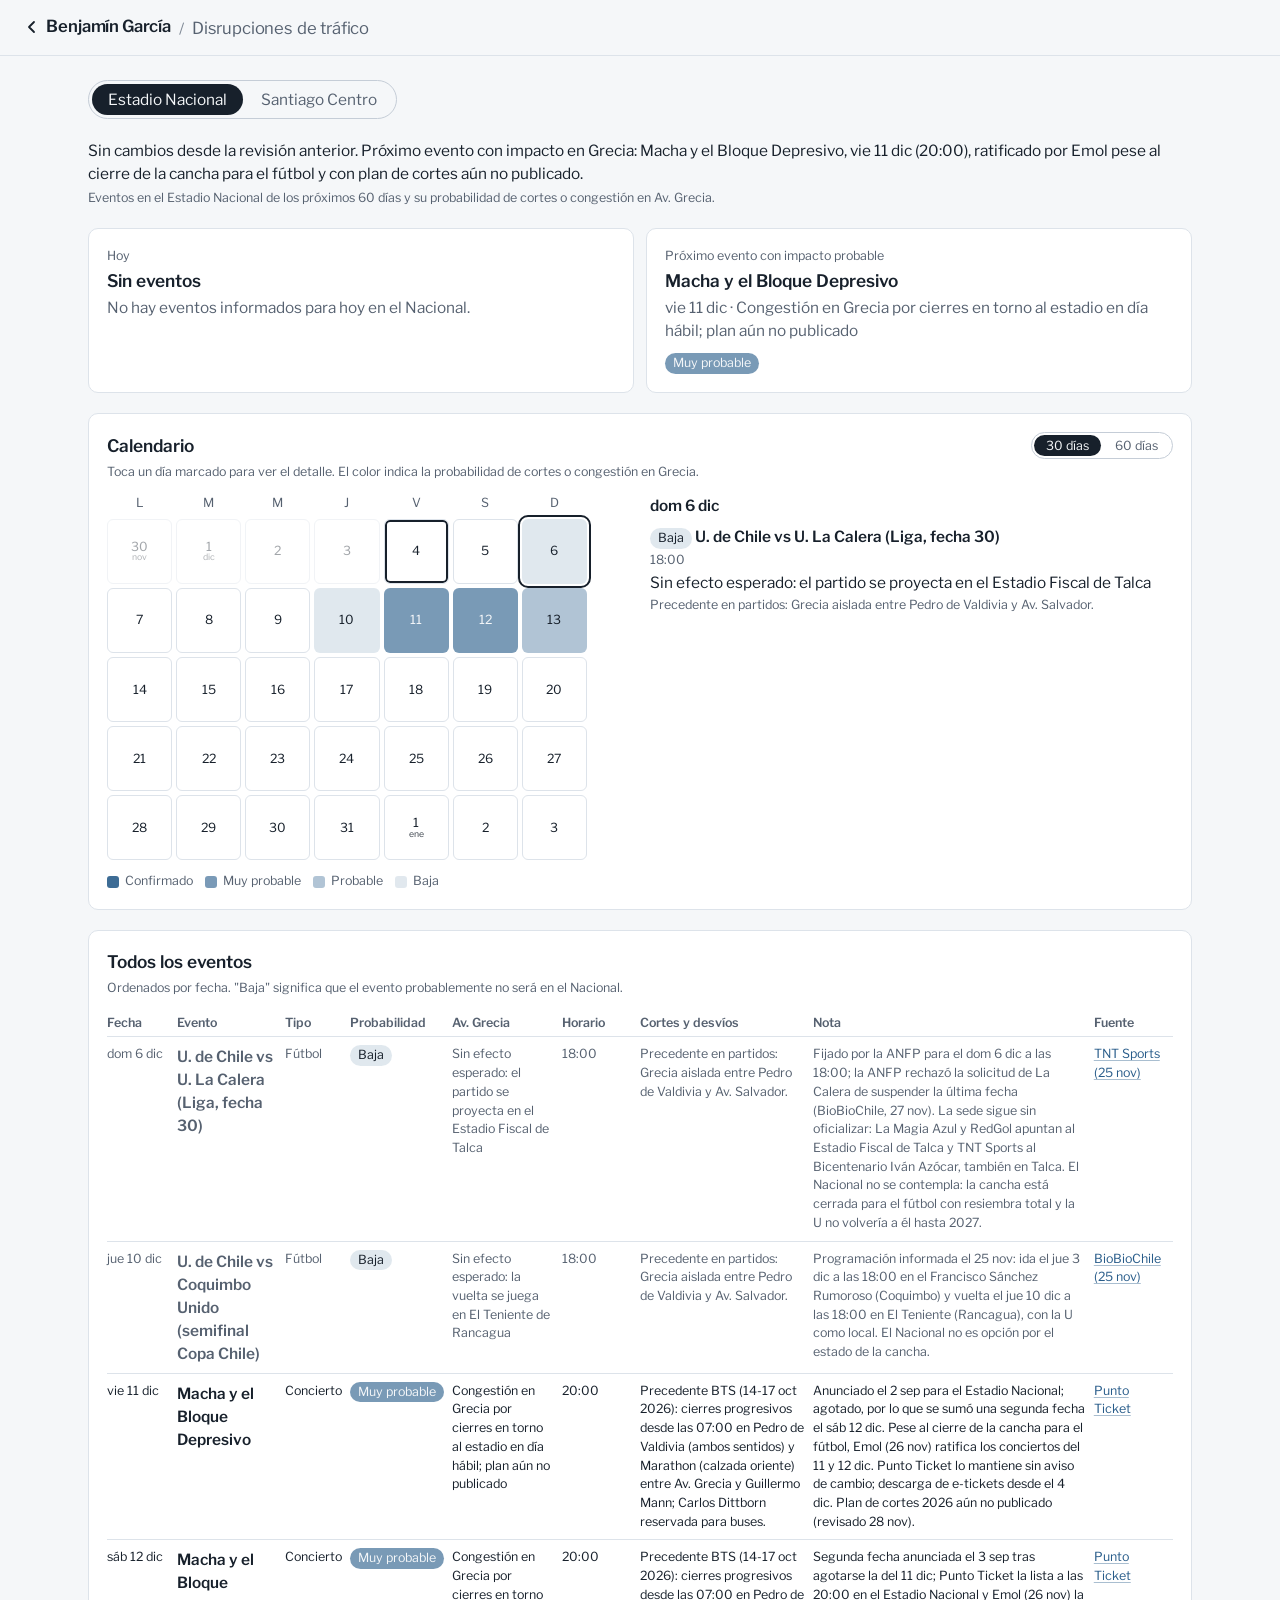
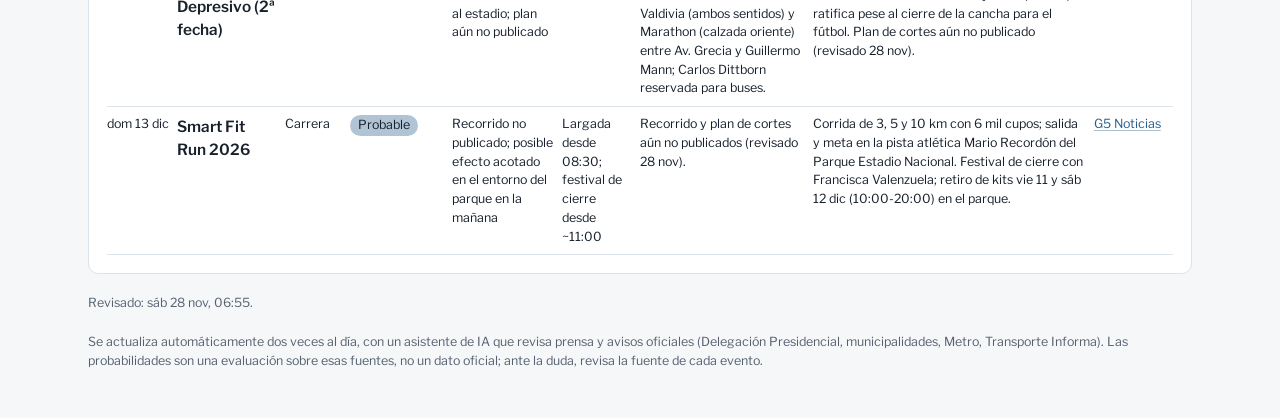
<file: eventos_manifestaciones/index.html>
<!DOCTYPE html>
<html lang="es">
<head>
<meta charset="utf-8">
<meta name="viewport" content="width=device-width, initial-scale=1, viewport-fit=cover">
<title>Disrupciones de tráfico | Benjamín García</title>
<meta name="description" content="Marchas, eventos masivos y cortes de tránsito previstos en el Estadio Nacional y Santiago Centro para los próximos 60 días, actualizados a diario.">
<meta name="author" content="Benjamín García">
<link rel="canonical" href="https://benjamingarcia.cl/eventos_manifestaciones/">
<link rel="icon" type="image/svg+xml" href="../favicon.svg">
<link rel="preconnect" href="https://fonts.googleapis.com">
<link rel="preconnect" href="https://fonts.gstatic.com" crossorigin>
<link href="https://fonts.googleapis.com/css2?family=Libre+Franklin:ital,wght@0,400;0,600;1,400&display=swap" rel="stylesheet">
<style>
  :root {
    --bg: #f5f7f9;
    --panel: #ffffff;
    --ink: #17202b;
    --muted: #566170;
    --faint: #7d8794;
    --accent: #285c8a;
    --rule: #dde3ea;
    --rule-strong: #c5cdd7;
    --bad: #b3261e;
    --sans: "Libre Franklin", -apple-system, BlinkMacSystemFont, "Segoe UI", Roboto, "Helvetica Neue", Arial, sans-serif;
    --fs-caption: .78rem;
    --fs-body: .96rem;
    --fs-heading: 1.08rem;
    --fs-title: 1.45rem;
    --radius: 10px;
    color-scheme: light dark;
  }
  @media (prefers-color-scheme: dark) {
    :root {
      --bg: #0f141a;
      --panel: #151c24;
      --ink: #e4e9ef;
      --muted: #9aa5b2;
      --faint: #6b7684;
      --accent: #8fb9df;
      --rule: #243041;
      --rule-strong: #34425a;
      --bad: #f2b8b5;
    }
  }
  * { box-sizing: border-box; }
  body {
    margin: 0;
    background: var(--bg);
    color: var(--ink);
    font-family: var(--sans);
    font-size: var(--fs-body);
    line-height: 1.5;
    -webkit-font-smoothing: antialiased;
  }
  a { color: var(--accent); text-decoration: underline; text-decoration-thickness: 1px; text-underline-offset: 2px; text-decoration-color: color-mix(in srgb, var(--accent) 40%, transparent); }
  a:hover { text-decoration-color: var(--accent); }

  .bar { display: flex; align-items: center; justify-content: space-between; gap: 1rem; padding: 14px 24px; border-bottom: 1px solid var(--rule); }
  .crumbs { display: flex; align-items: baseline; gap: .5rem; min-width: 0; white-space: nowrap; }
  .home { display: inline-flex; align-items: center; gap: .4rem; color: var(--ink); text-decoration: none; font-weight: 600; font-size: 1.04rem; letter-spacing: -0.01em; }
  .home svg { width: 16px; height: 16px; flex: 0 0 auto; position: relative; top: 1px; }
  .home:hover span { text-decoration: underline; text-underline-offset: 3px; }
  .crumbs h1 { margin: 0; font-size: 1.04rem; font-weight: 400; color: var(--muted); letter-spacing: -0.01em; overflow: hidden; text-overflow: ellipsis; }
  .crumbs .sep { color: var(--faint); }
  @media (max-width: 640px) { .bar { padding: 12px 16px; } .home, .crumbs h1 { font-size: .98rem; } }

  .ev { max-width: 72rem; margin: 0 auto; padding: 24px 24px 48px; display: grid; gap: 20px; }
  @media (max-width: 640px) { .ev { padding: 16px 16px 40px; } }
  .ev-tabs { display: inline-flex; justify-self: start; border: 1px solid var(--rule-strong); border-radius: 999px; padding: 3px; gap: 2px; max-width: 100%; }
  .ev-tabs button { font-family: inherit; font-size: var(--fs-body); color: var(--muted); background: transparent; border: 0; border-radius: 999px; padding: 6px 16px; cursor: pointer; white-space: nowrap; }
  .ev-tabs button[aria-selected="true"] { background: var(--ink); color: var(--bg); }
  .ev-sheet { display: grid; gap: 20px; }
  .ev-sheet[hidden] { display: none; }

  .ev-take { margin: 0; font-size: var(--fs-body); min-height: 1.5em; }
  .ev-sub { margin: 4px 0 0; font-size: var(--fs-caption); color: var(--muted); }
  .ev-tiles { display: grid; grid-template-columns: repeat(auto-fit, minmax(min(100%, 16rem), 1fr)); gap: 12px; }
  .ev-card { background: var(--panel); border: 1px solid var(--rule); border-radius: var(--radius); padding: 18px; min-width: 0; }
  .ev-card h2 { font-size: var(--fs-heading); font-weight: 600; margin: 0; }
  .ev-note { font-size: var(--fs-caption); color: var(--muted); margin: 4px 0 12px; }
  .ev-tile-label { font-size: var(--fs-caption); color: var(--muted); }
  .ev-tile-big { font-weight: 600; font-size: var(--fs-heading); line-height: 1.3; margin: 4px 0; min-height: 1.3em; }
  .ev-tile-sub { color: var(--muted); min-height: 1.3em; }
  .ev-tile-chip { display: inline-block; margin-top: 8px; }

  .ev-cardhead { display: flex; align-items: center; justify-content: space-between; gap: 8px; flex-wrap: wrap; }
  .ev-switch { display: inline-flex; border: 1px solid var(--rule-strong); border-radius: 999px; padding: 2px; gap: 2px; }
  .ev-switch button { font-family: inherit; font-size: var(--fs-caption); color: var(--muted); background: transparent; border: 0; border-radius: 999px; padding: 3px 12px; cursor: pointer; font-variant-numeric: tabular-nums; }
  .ev-switch button[aria-pressed="true"] { background: var(--ink); color: var(--bg); }
  .ev-calwrap { display: grid; grid-template-columns: repeat(auto-fit, minmax(min(100%, 19rem), 1fr)); gap: 20px; align-items: start; }
  .ev-cal { display: grid; grid-template-columns: repeat(7, minmax(0, 1fr)); gap: 4px; max-width: 30rem; min-height: 14rem; }
  .ev-dow { font-size: var(--fs-caption); color: var(--muted); text-align: center; padding-bottom: 2px; }
  .ev-day { aspect-ratio: 1 / 1; border-radius: 6px; display: flex; flex-direction: column; align-items: center; justify-content: center; font-size: var(--fs-caption); font-variant-numeric: tabular-nums; border: 1px solid var(--rule); background: transparent; color: var(--ink); padding: 0; font-family: inherit; line-height: 1.1; }
  .ev-day.is-out { visibility: hidden; }
  .ev-day.is-past { opacity: .4; }
  .ev-day.has-ev { cursor: pointer; border-color: transparent; }
  .ev-day.is-strong { color: var(--bg); }
  .ev-day.is-today { box-shadow: inset 0 0 0 2px var(--ink); }
  .ev-day.is-sel { outline: 2px solid var(--ink); outline-offset: 2px; }
  .ev-day .ev-m { font-size: .7em; opacity: .85; }
  .ev-legend { display: flex; flex-wrap: wrap; gap: 8px 12px; margin-top: 12px; font-size: var(--fs-caption); color: var(--muted); }
  .ev-legend span { display: inline-flex; align-items: center; gap: 6px; }
  .ev-legend i { width: 12px; height: 12px; border-radius: 3px; display: inline-block; }

  .ev-detail h3 { font-size: var(--fs-body); font-weight: 600; margin: 0 0 8px; }
  .ev-empty { font-size: var(--fs-caption); color: var(--muted); }
  .ev-item { border-top: 1px solid var(--rule); padding: 8px 0; display: grid; gap: 2px; }
  .ev-item:first-of-type { border-top: 0; padding-top: 0; }
  .ev-item b { font-weight: 600; }
  .ev-meta { font-size: var(--fs-caption); color: var(--muted); }
  .ev-chip { display: inline-block; padding: 1px 8px; border-radius: 999px; font-size: var(--fs-caption); white-space: nowrap; }

  .ev-list { container-type: inline-size; }
  .ev-table { width: 100%; border-collapse: collapse; font-size: var(--fs-caption); }
  .ev-table th { text-align: left; font-weight: 600; color: var(--muted); padding: 4px 8px 4px 0; border-bottom: 1px solid var(--rule); }
  .ev-table td { padding: 8px 8px 8px 0; vertical-align: top; border-bottom: 1px solid var(--rule); }
  .ev-table td:nth-child(1) { white-space: nowrap; font-variant-numeric: tabular-nums; }
  .ev-table td:nth-child(2) { font-weight: 600; font-size: var(--fs-body); }
  .ev-table td:nth-child(4) { white-space: nowrap; }
  .ev-table tr.lv-1 td { color: var(--muted); }
  .ev-table td:nth-child(4) span { display: inline-block; padding: 1px 8px; border-radius: 999px; }
  @container (max-width: 46rem) {
    .ev-table thead { display: none; }
    .ev-table, .ev-table tbody, .ev-table tr, .ev-table td { display: block; }
    .ev-table tr { border-top: 1px solid var(--rule); padding: 8px 0; }
    .ev-table tbody tr:first-child { border-top: 0; }
    .ev-table td { border: 0; padding: 2px 0; }
    .ev-table td:empty { display: none; }
    .ev-table td:nth-child(1) { color: var(--muted); }
    .ev-table td:nth-child(3) { display: none; }
    .ev-table td:nth-child(4) { margin: 2px 0 4px; }
    #estadio .ev-table td:nth-child(5)::before { content: "Av. Grecia: "; color: var(--muted); }
    #centro .ev-table td:nth-child(5)::before { content: "Tránsito y Metro: "; color: var(--muted); }
    .ev-table td:nth-child(6)::before { content: "Horario: "; color: var(--muted); }
    .ev-table td:nth-child(7)::before { content: "Cortes: "; color: var(--muted); }
    .ev-table td:nth-child(8)::before { content: "Nota: "; color: var(--muted); }
    .ev-table td:nth-child(9)::before { content: "Fuente: "; color: var(--muted); }
  }
  .ev-fail { display: flex; align-items: center; justify-content: center; gap: 8px; min-height: 6rem; color: var(--muted); font-size: var(--fs-caption); }
  .ev-fail::before { content: ""; width: .375rem; height: .375rem; border-radius: 50%; background: var(--bad); }
  .ev-foot { font-size: var(--fs-caption); color: var(--muted); margin: 0; }
  @media print {
    .ev-tabs, .ev-switch { display: none; }
    .ev-sheet[hidden] { display: grid !important; }
    .ev-sheet + .ev-sheet { break-before: page; }
  }
</style>
</head>
<body>
<header class="bar">
  <div class="crumbs">
    <a class="home" href="../es/"><svg viewBox="0 0 16 16" aria-hidden="true" focusable="false"><path d="M10 3 5 8l5 5" fill="none" stroke="currentColor" stroke-width="1.8" stroke-linecap="round" stroke-linejoin="round"/></svg><span>Benjamín García</span></a>
    <span class="sep" aria-hidden="true">/</span>
    <h1>Disrupciones de tráfico</h1>
  </div>
</header>

<main class="ev">
  <div class="ev-tabs" role="tablist" aria-label="Hoja">
    <button type="button" role="tab" id="tab-estadio" data-sheet="estadio" aria-controls="estadio" aria-selected="true">Estadio Nacional</button>
    <button type="button" role="tab" id="tab-centro" data-sheet="centro" aria-controls="centro" aria-selected="false">Santiago Centro</button>
  </div>

  <section class="ev-sheet" id="estadio" role="tabpanel" aria-labelledby="tab-estadio">
    <div>
      <p class="ev-take" id="en-takeaway">Cargando…</p>
      <p class="ev-sub">Eventos en el Estadio Nacional de los próximos 60 días y su probabilidad de cortes o congestión en Av. Grecia.</p>
    </div>
    <div class="ev-tiles">
      <div class="ev-card">
        <div class="ev-tile-label">Hoy</div>
        <div class="ev-tile-big" id="en-hoy-evento">—</div>
        <div class="ev-tile-sub" id="en-hoy-hora">—</div>
      </div>
      <div class="ev-card">
        <div class="ev-tile-label">Próximo evento con impacto probable</div>
        <div class="ev-tile-big" id="en-prox-evento">—</div>
        <div class="ev-tile-sub"><span id="en-prox-fecha">—</span> · <span id="en-prox-impacto">—</span></div>
        <div class="ev-tile-chip"><span class="ev-chip" id="en-prox-prob">—</span></div>
      </div>
    </div>
    <div class="ev-card">
      <div class="ev-cardhead">
        <h2>Calendario</h2>
        <div class="ev-switch" role="group" aria-label="Días a mostrar">
          <button type="button" data-dias="30" aria-pressed="true">30 días</button>
          <button type="button" data-dias="60" aria-pressed="false">60 días</button>
        </div>
      </div>
      <p class="ev-note">Toca un día marcado para ver el detalle. El color indica la probabilidad de cortes o congestión en Grecia.</p>
      <div class="ev-calwrap">
        <div>
          <div class="ev-cal" id="en-cal"></div>
          <div class="ev-legend" id="en-leyenda"></div>
        </div>
        <div class="ev-detail" id="en-detalle"></div>
      </div>
    </div>
    <div class="ev-card ev-list">
      <h2>Todos los eventos</h2>
      <p class="ev-note">Ordenados por fecha. "Baja" significa que el evento probablemente no será en el Nacional.</p>
      <table class="ev-table">
        <thead><tr><th>Fecha</th><th>Evento</th><th>Tipo</th><th>Probabilidad</th><th>Av. Grecia</th><th>Horario</th><th>Cortes y desvíos</th><th>Nota</th><th>Fuente</th></tr></thead>
        <tbody id="en-tabla"></tbody>
      </table>
    </div>
    <p class="ev-foot">Revisado: <span id="en-revisado">—</span>.</p>
  </section>

  <section class="ev-sheet" id="centro" role="tabpanel" aria-labelledby="tab-centro" hidden>
    <div>
      <p class="ev-take" id="sc-takeaway">Cargando…</p>
      <p class="ev-sub">Marchas y otros eventos en Santiago Centro de los próximos 60 días y su probabilidad de cortes, desvíos o cierres de Metro.</p>
    </div>
    <div class="ev-tiles">
      <div class="ev-card">
        <div class="ev-tile-label">Hoy</div>
        <div class="ev-tile-big" id="sc-hoy-evento">—</div>
        <div class="ev-tile-sub" id="sc-hoy-hora">—</div>
      </div>
      <div class="ev-card">
        <div class="ev-tile-label">Próximo evento con impacto probable</div>
        <div class="ev-tile-big" id="sc-prox-evento">—</div>
        <div class="ev-tile-sub"><span id="sc-prox-fecha">—</span> · <span id="sc-prox-impacto">—</span></div>
        <div class="ev-tile-chip"><span class="ev-chip" id="sc-prox-prob">—</span></div>
      </div>
    </div>
    <div class="ev-card">
      <div class="ev-cardhead">
        <h2>Calendario</h2>
        <div class="ev-switch" role="group" aria-label="Días a mostrar">
          <button type="button" data-dias="30" aria-pressed="true">30 días</button>
          <button type="button" data-dias="60" aria-pressed="false">60 días</button>
        </div>
      </div>
      <p class="ev-note">Toca un día marcado para ver el detalle. El color indica la probabilidad de cortes, desvíos o cierres de Metro en el centro.</p>
      <div class="ev-calwrap">
        <div>
          <div class="ev-cal" id="sc-cal"></div>
          <div class="ev-legend" id="sc-leyenda"></div>
        </div>
        <div class="ev-detail" id="sc-detalle"></div>
      </div>
    </div>
    <div class="ev-card ev-list">
      <h2>Todos los eventos</h2>
      <p class="ev-note">Ordenados por fecha. "Baja" significa que el evento aún no tiene fecha, recorrido o programación que afecte el tránsito.</p>
      <table class="ev-table">
        <thead><tr><th>Fecha</th><th>Evento</th><th>Tipo</th><th>Probabilidad</th><th>Tránsito y Metro</th><th>Horario</th><th>Cortes y desvíos</th><th>Nota</th><th>Fuente</th></tr></thead>
        <tbody id="sc-tabla"></tbody>
      </table>
    </div>
    <p class="ev-foot">Revisado: <span id="sc-revisado">—</span>.</p>
  </section>

  <p class="ev-foot">Se actualiza automáticamente dos veces al día, con un asistente de IA que revisa prensa y avisos oficiales (Delegación Presidencial, municipalidades, Metro, Transporte Informa). Las probabilidades son una evaluación sobre esas fuentes, no un dato oficial; ante la duda, revisa la fuente de cada evento.</p>
</main>
<noscript><p style="text-align:center">Esta página necesita JavaScript para mostrar los eventos.</p></noscript>

<script>
(() => {
  const TZ = 'America/Santiago';
  const DIAS = ['dom', 'lun', 'mar', 'mié', 'jue', 'vie', 'sáb'];
  const MES = ['ene', 'feb', 'mar', 'abr', 'may', 'jun', 'jul', 'ago', 'sep', 'oct', 'nov', 'dic'];
  const NIV = [{ n: 4, t: 'Confirmado' }, { n: 3, t: 'Muy probable' }, { n: 2, t: 'Probable' }, { n: 1, t: 'Baja' }];
  const MIX = { 4: 90, 3: 62, 2: 36, 1: 14 };
  const SHEETS = [
    { key: 'estadio', p: 'en', ds: 'eventos', rev: 'revision', impact: 'grecia', sinHoy: 'No hay eventos informados para hoy en el Nacional.' },
    { key: 'centro', p: 'sc', ds: 'centro', rev: 'centro_revision', impact: 'impacto', sinHoy: 'No hay marchas ni eventos informados para hoy en el centro.' },
  ];
  const store = {};
  ['eventos', 'revision', 'centro', 'centro_revision'].forEach((id) => { store[id] = { status: 'loading', data: [] }; });
  const selected = {};
  let dias = 30;
  const $ = (id) => document.getElementById(id);

  const todayIso = () => new Intl.DateTimeFormat('en-CA', { timeZone: TZ, year: 'numeric', month: '2-digit', day: '2-digit' }).format(new Date());
  const addDays = (iso, n) => { const d = new Date(iso + 'T12:00:00Z'); d.setUTCDate(d.getUTCDate() + n); return d.toISOString().slice(0, 10); };
  const dowMon = (iso) => (new Date(iso + 'T12:00:00Z').getUTCDay() + 6) % 7;
  const label = (iso) => { const d = new Date(iso + 'T12:00:00Z'); return DIAS[d.getUTCDay()] + ' ' + d.getUTCDate() + ' ' + MES[d.getUTCMonth()]; };
  const fill = (lv) => 'color-mix(in srgb, var(--accent) ' + (MIX[lv] || 0) + '%, transparent)';
  const chip = (el, lv) => { el.style.background = fill(lv); el.style.color = lv >= 3 ? 'var(--bg)' : 'var(--ink)'; };
  const fail = (box) => { const f = document.createElement('div'); f.className = 'ev-fail'; f.textContent = 'No se pudo cargar'; box.replaceChildren(f); };
  const safeUrl = (u) => (typeof u === 'string' && /^https?:\/\//.test(u) ? u : null);

  function applyTab(key) {
    if (!SHEETS.some((s) => s.key === key)) key = SHEETS[0].key;
    SHEETS.forEach((s) => { $(s.key).hidden = s.key !== key; });
    document.querySelectorAll('.ev-tabs [data-sheet]').forEach((b) => b.setAttribute('aria-selected', String(b.dataset.sheet === key)));
    return key;
  }
  document.querySelectorAll('.ev-tabs [data-sheet]').forEach((b) => {
    b.addEventListener('click', () => { const k = applyTab(b.dataset.sheet); history.replaceState(null, '', '#' + k); });
  });
  document.querySelectorAll('.ev-switch button[data-dias]').forEach((b) => {
    b.addEventListener('click', () => { dias = Number(b.dataset.dias) === 60 ? 60 : 30; drawAll(); });
  });
  applyTab(location.hash.slice(1));

  function drawRevision(s) {
    const r = store[s.rev];
    const ok = r.status === 'ok' && r.data.length;
    $(s.p + '-takeaway').textContent = ok ? r.data[0].resumen : (r.status === 'error' ? 'No se pudo cargar la última revisión.' : 'Cargando…');
    $(s.p + '-revisado').textContent = ok ? r.data[0].revisado_texto : '—';
  }

  function drawTiles(s, win, today, status) {
    const hoyE = $(s.p + '-hoy-evento'), hoyH = $(s.p + '-hoy-hora');
    const pE = $(s.p + '-prox-evento'), pF = $(s.p + '-prox-fecha'), pG = $(s.p + '-prox-impacto'), pP = $(s.p + '-prox-prob');
    if (status !== 'ok') {
      [hoyE, hoyH, pE, pF, pG].forEach((el) => { el.textContent = status === 'error' ? 'No se pudo cargar' : '—'; });
      pP.textContent = '—'; pP.style.background = 'transparent';
      return;
    }
    const hoy = win.filter((r) => r.fecha === today || r.fecha_alt === today).sort((a, b) => b.nivel - a.nivel)[0];
    if (hoy) { hoyE.textContent = hoy.evento; hoyH.textContent = hoy.hora; }
    else { hoyE.textContent = 'Sin eventos'; hoyH.textContent = s.sinHoy; }
    const prox = win.find((r) => r.fecha > today && r.nivel >= 2);
    if (prox) {
      pE.textContent = prox.evento; pF.textContent = prox.fecha_texto; pG.textContent = prox[s.impact] || '';
      pP.textContent = prox.probabilidad; chip(pP, prox.nivel);
    } else {
      pE.textContent = 'Nada en los próximos 60 días';
      pF.textContent = '—'; pG.textContent = '—'; pP.textContent = '—'; pP.style.background = 'transparent';
    }
  }

  function drawDetail(s, byDay, day) {
    const box = $(s.p + '-detalle');
    box.replaceChildren();
    const h = document.createElement('h3');
    const evs = day ? (byDay.get(day) || []) : [];
    h.textContent = day ? label(day) : 'Detalle';
    box.appendChild(h);
    if (!evs.length) {
      const p = document.createElement('p'); p.className = 'ev-empty';
      p.textContent = 'Sin eventos este día.'; box.appendChild(p); return;
    }
    evs.forEach(({ r, alt }) => {
      const it = document.createElement('div'); it.className = 'ev-item';
      const top = document.createElement('div');
      const c = document.createElement('span'); c.className = 'ev-chip'; c.textContent = r.probabilidad; chip(c, r.nivel);
      const b = document.createElement('b'); b.textContent = ' ' + r.evento;
      top.append(c, b);
      const m1 = document.createElement('div'); m1.className = 'ev-meta'; m1.textContent = r.hora + (alt ? ' · fecha alternativa' : '');
      const m2 = document.createElement('div'); m2.textContent = r[s.impact] || '';
      it.append(top, m1, m2);
      if (r.cortes) { const m3 = document.createElement('div'); m3.className = 'ev-meta'; m3.textContent = r.cortes; it.appendChild(m3); }
      box.appendChild(it);
    });
  }

  function drawCalendar(s, win, today, status) {
    const cal = $(s.p + '-cal');
    document.querySelectorAll('#' + s.key + ' .ev-switch button[data-dias]').forEach((b) => b.setAttribute('aria-pressed', String(Number(b.dataset.dias) === dias)));
    if (status === 'error') { fail(cal); $(s.p + '-detalle').replaceChildren(); return; }
    cal.replaceChildren();
    if (status !== 'ok') { $(s.p + '-detalle').replaceChildren(); return; }
    const last = addDays(today, dias);
    const start = addDays(today, -dowMon(today));
    const end = addDays(last, 6 - dowMon(last));
    const byDay = new Map();
    const push = (d, r, alt) => { if (d && d >= today && d <= last) { if (!byDay.has(d)) byDay.set(d, []); byDay.get(d).push({ r, alt }); } };
    win.forEach((r) => { push(r.fecha, r, false); if (r.fecha_alt) push(r.fecha_alt, r, true); });
    ['L', 'M', 'M', 'J', 'V', 'S', 'D'].forEach((t) => { const h = document.createElement('div'); h.className = 'ev-dow'; h.textContent = t; cal.appendChild(h); });
    let sel = selected[s.key];
    if (!sel || !byDay.has(sel) || sel < today) {
      sel = byDay.has(today) ? today : ([...byDay.keys()].sort()[0] || today);
      selected[s.key] = sel;
    }
    let first = true;
    for (let d = start; d <= end; d = addDays(d, 1)) {
      const evs = byDay.get(d) || [];
      const lv = evs.reduce((m, e) => Math.max(m, Number(e.r.nivel) || 0), 0);
      const el = document.createElement(evs.length ? 'button' : 'div');
      el.className = 'ev-day';
      if (d > last) el.classList.add('is-out');
      if (d < today) el.classList.add('is-past');
      if (d === today) el.classList.add('is-today');
      const dt = new Date(d + 'T12:00:00Z');
      const num = document.createElement('span'); num.textContent = String(dt.getUTCDate());
      el.appendChild(num);
      if (first || dt.getUTCDate() === 1) { const m = document.createElement('span'); m.className = 'ev-m'; m.textContent = MES[dt.getUTCMonth()]; el.appendChild(m); }
      first = false;
      if (evs.length) {
        el.type = 'button';
        el.classList.add('has-ev');
        el.style.background = fill(lv);
        if (lv >= 3) el.classList.add('is-strong');
        el.setAttribute('aria-label', label(d) + ': ' + evs.map((e) => e.r.evento + ' (' + e.r.probabilidad + ')').join(', '));
        if (d === sel) el.classList.add('is-sel');
        el.addEventListener('click', () => { selected[s.key] = d; drawSheet(s); });
      }
      cal.appendChild(el);
    }
    drawDetail(s, byDay, sel);
  }

  function drawLegend(s) {
    const lg = $(s.p + '-leyenda');
    lg.replaceChildren();
    NIV.forEach(({ n, t }) => {
      const sp = document.createElement('span'); const i = document.createElement('i');
      i.style.background = fill(n); sp.append(i, document.createTextNode(t)); lg.appendChild(sp);
    });
  }

  function drawTable(s, win, status) {
    const tb = $(s.p + '-tabla');
    tb.replaceChildren();
    if (status === 'error') {
      const tr = document.createElement('tr'); const td = document.createElement('td'); td.colSpan = 9;
      fail(td); tr.appendChild(td); tb.appendChild(tr); return;
    }
    if (status !== 'ok') return;
    const fields = ['fecha_texto', 'evento', 'tipo', 'probabilidad', s.impact, 'hora', 'cortes', 'nota', 'fuente_nombre'];
    win.forEach((r) => {
      const tr = document.createElement('tr');
      tr.className = 'lv-' + r.nivel;
      fields.forEach((f) => {
        const td = document.createElement('td');
        if (f === 'probabilidad') {
          const sp = document.createElement('span'); sp.textContent = r[f] || ''; chip(sp, r.nivel); td.appendChild(sp);
        } else if (f === 'fuente_nombre' && safeUrl(r.fuente)) {
          const a = document.createElement('a'); a.href = safeUrl(r.fuente); a.target = '_blank'; a.rel = 'noopener noreferrer';
          a.textContent = r[f] || 'Fuente'; td.appendChild(a);
        } else {
          td.textContent = r[f] == null ? '' : String(r[f]);
        }
        tr.appendChild(td);
      });
      tb.appendChild(tr);
    });
  }

  function drawSheet(s) {
    const today = todayIso();
    const last = addDays(today, 60);
    const e = store[s.ds];
    const rows = e.status === 'ok' ? e.data.map((r) => ({ ...r, nivel: Number(r.nivel) || 0 })) : [];
    const win = rows
      .filter((r) => typeof r.fecha === 'string' && (r.fecha >= today || (r.fecha_alt && r.fecha_alt >= today)) && r.fecha <= last)
      .sort((a, b) => (a.fecha < b.fecha ? -1 : a.fecha > b.fecha ? 1 : b.nivel - a.nivel));
    drawRevision(s);
    drawTiles(s, win, today, e.status);
    drawLegend(s);
    drawCalendar(s, win, today, e.status);
    drawTable(s, win, e.status);
  }

  function drawAll() { SHEETS.forEach(drawSheet); }

  async function load(id) {
    try {
      const r = await fetch('data/' + id + '.json', { cache: 'no-cache' });
      if (!r.ok) throw new Error(String(r.status));
      const d = await r.json();
      store[id] = { status: 'ok', data: Array.isArray(d) ? d : [] };
    } catch (err) {
      store[id] = { status: 'error', data: [] };
    }
    drawAll();
  }

  drawAll();
  Object.keys(store).forEach(load);
})();
</script>
<!-- Cloudflare Web Analytics --><script type="module" src="https://static.cloudflareinsights.com/beacon.min.js" data-cf-beacon='{"token": "21345c992f474a888e623f001f0b4cf0"}'></script><!-- End Cloudflare Web Analytics -->
</body>
</html>
</file>
